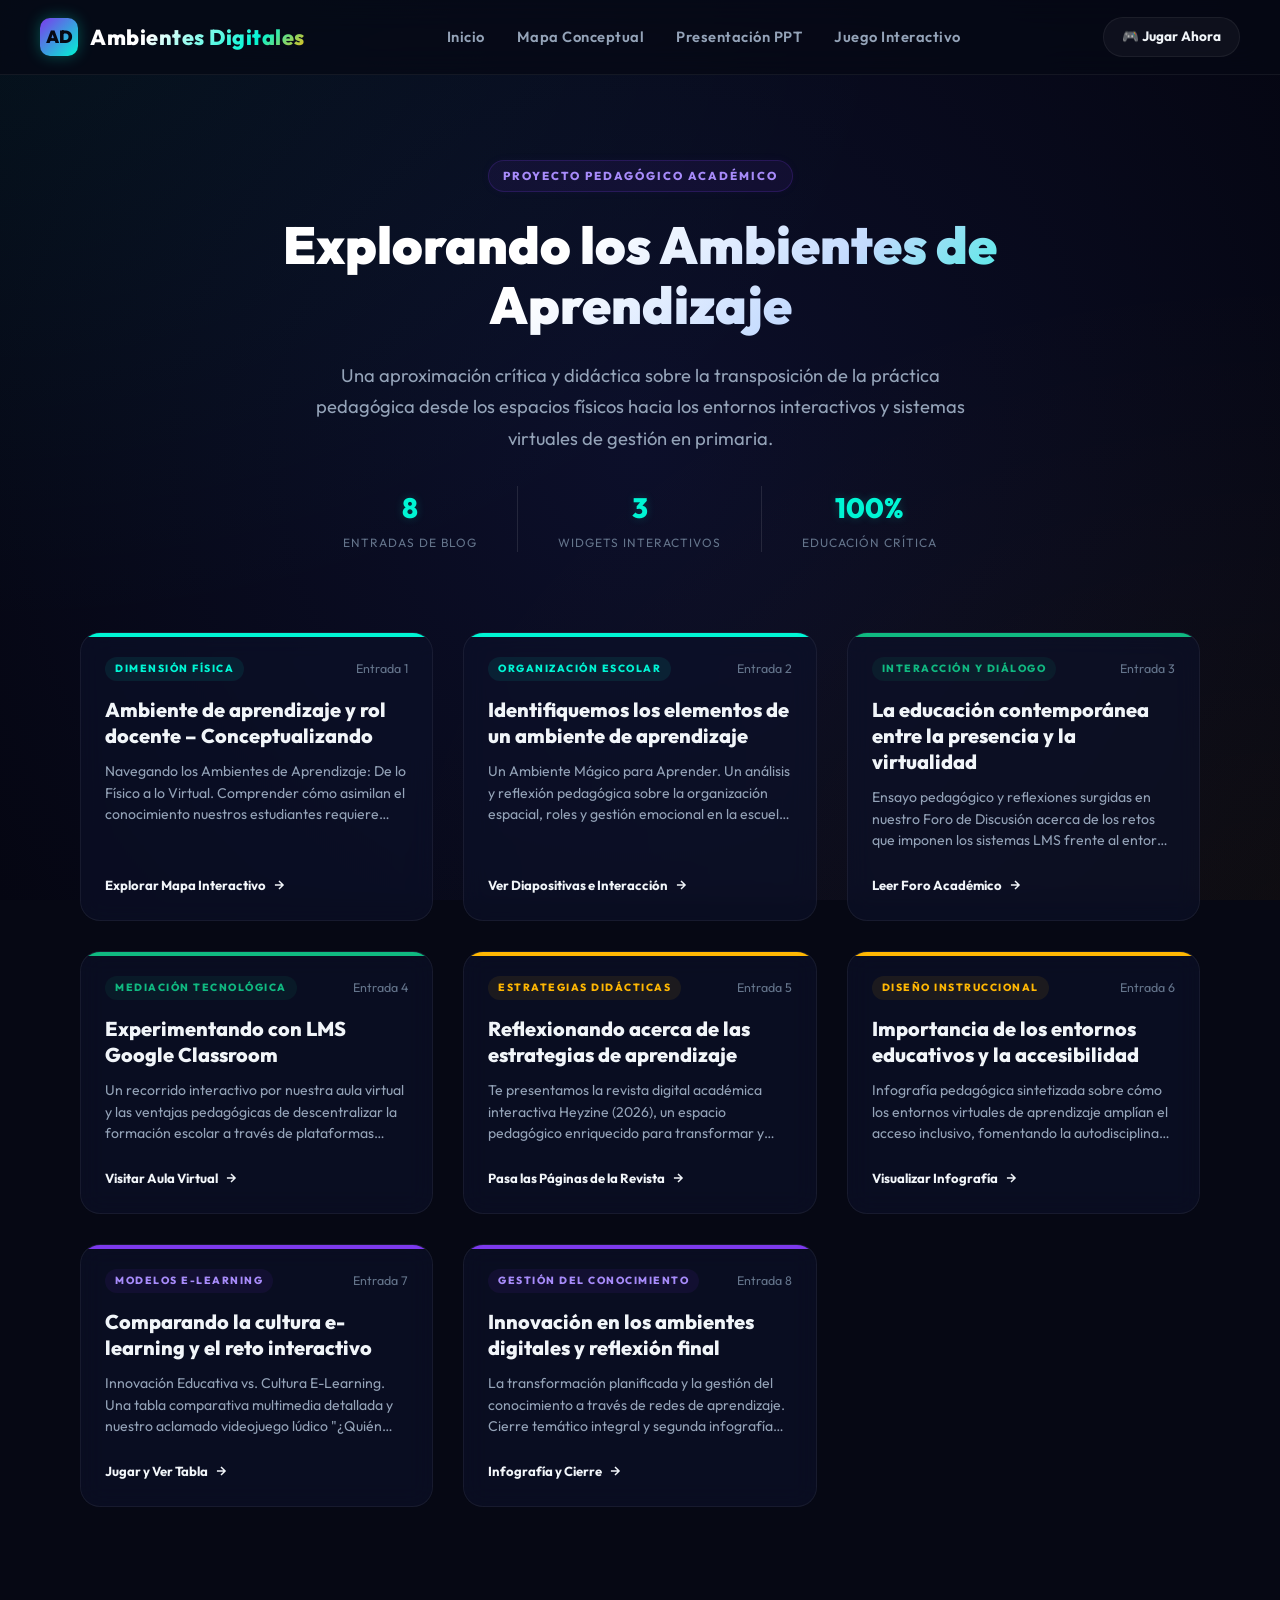
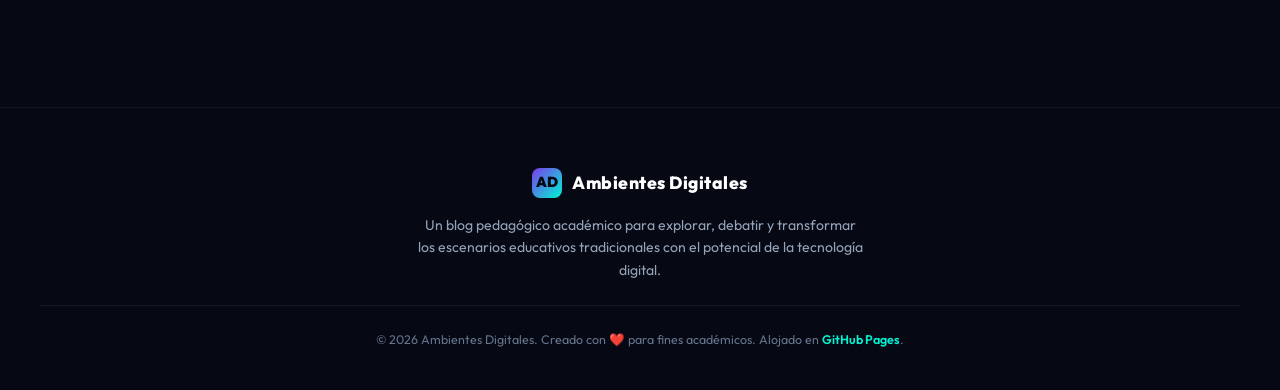
<file: index.html>
<!DOCTYPE html>
<html lang="es">

<head>
    <meta charset="UTF-8">
    <meta name="viewport" content="width=device-width, initial-scale=1.0">
    <meta name="description"
        content="Ambientes Digitales - Blog educativo sobre la conceptualización, elementos e impacto de los ambientes de aprendizaje físicos y virtuales en la educación primaria.">
    <title>Ambientes Digitales - Inicio</title>
    <link rel="stylesheet" href="blog.css">
</head>

<body>
    <!-- CABECERA PREMIUM (NAVBAR) -->
    <nav class="navbar" id="navbar">
        <a href="index.html" class="nav-brand">
            <div class="nav-brand-logo">
                <span style="font-weight: 900; color: #060814; font-size: 1.1rem;">AD</span>
            </div>
            <h1>Ambientes Digitales</h1>
        </a>
        <ul class="nav-links" id="nav-links">
            <li><a href="index.html" class="active-nav">Inicio</a></li>
            <li><a href="entrada-1.html">Mapa Conceptual</a></li>
            <li><a href="entrada-2.html">Presentación PPT</a></li>
            <li><a href="entrada-7.html">Juego Interactivo</a></li>
        </ul>
        <a href="entrada-7.html" class="nav-btn">
            <span>🎮 Jugar Ahora</span>
        </a>
        <button class="menu-toggle" id="menu-toggle" aria-label="Abrir menú">
            <span style="font-size: 1.5rem;">☰</span>
        </button>
    </nav>

    <!-- PORTADA DE BIENVENIDA (HERO BANNER) -->
    <header class="hero-section">
        <span class="hero-badge">PROYECTO PEDAGÓGICO ACADÉMICO</span>
        <h2>Explorando los Ambientes de Aprendizaje</h2>
        <p>Una aproximación crítica y didáctica sobre la transposición de la práctica pedagógica desde los espacios
            físicos hacia los entornos interactivos y sistemas virtuales de gestión en primaria.</p>

        <div class="hero-stats">
            <div class="stat-item">
                <span class="stat-number">8</span>
                <span class="stat-label">Entradas de Blog</span>
            </div>
            <div class="stat-item"
                style="border-left: 1px solid rgba(255,255,255,0.1); border-right: 1px solid rgba(255,255,255,0.1); padding: 0 40px;">
                <span class="stat-number">3</span>
                <span class="stat-label">Widgets Interactivos</span>
            </div>
            <div class="stat-item">
                <span class="stat-number">100%</span>
                <span class="stat-label">Educación Crítica</span>
            </div>
        </div>
    </header>

    <!-- REJILLA DE TARJETAS DE ENTRADAS -->
    <main class="posts-section">
        <div class="posts-grid">

            <!-- ENTRADA 1 -->
            <a href="entrada-1.html" class="post-card physical-branch">
                <div class="post-card-meta">
                    <span class="post-card-tag">Dimensión Física</span>
                    <span class="post-card-date">Entrada 1</span>
                </div>
                <h3>Ambiente de aprendizaje y rol docente – Conceptualizando</h3>
                <p class="post-card-excerpt">Navegando los Ambientes de Aprendizaje: De lo Físico a lo Virtual.
                    Comprender cómo asimilan el conocimiento nuestros estudiantes requiere mirar con lupa los escenarios
                    donde ocurre la magia de la educación.</p>
                <div class="post-card-action">
                    <span>Explorar Mapa Interactivo</span>
                    <svg viewBox="0 0 24 24">
                        <path d="M5 12h14M12 5l7 7-7 7" />
                    </svg>
                </div>
            </a>

            <!-- ENTRADA 2 -->
            <a href="entrada-2.html" class="post-card physical-branch">
                <div class="post-card-meta">
                    <span class="post-card-tag">Organización Escolar</span>
                    <span class="post-card-date">Entrada 2</span>
                </div>
                <h3>Identifiquemos los elementos de un ambiente de aprendizaje</h3>
                <p class="post-card-excerpt">Un Ambiente Mágico para Aprender. Un análisis y reflexión pedagógica sobre
                    la organización espacial, roles y gestión emocional en la escuela básica de Villavicencio.</p>
                <div class="post-card-action">
                    <span>Ver Diapositivas e Interacción</span>
                    <svg viewBox="0 0 24 24">
                        <path d="M5 12h14M12 5l7 7-7 7" />
                    </svg>
                </div>
            </a>

            <!-- ENTRADA 3 -->
            <a href="entrada-3.html" class="post-card interaction-branch">
                <div class="post-card-meta">
                    <span class="post-card-tag">Interacción y Diálogo</span>
                    <span class="post-card-date">Entrada 3</span>
                </div>
                <h3>La educación contemporánea entre la presencia y la virtualidad</h3>
                <p class="post-card-excerpt">Ensayo pedagógico y reflexiones surgidas en nuestro Foro de Discusión
                    acerca de los retos que imponen los sistemas LMS frente al entorno real humano.</p>
                <div class="post-card-action">
                    <span>Leer Foro Académico</span>
                    <svg viewBox="0 0 24 24">
                        <path d="M5 12h14M12 5l7 7-7 7" />
                    </svg>
                </div>
            </a>

            <!-- ENTRADA 4 -->
            <a href="entrada-4.html" class="post-card interaction-branch">
                <div class="post-card-meta">
                    <span class="post-card-tag">Mediación Tecnológica</span>
                    <span class="post-card-date">Entrada 4</span>
                </div>
                <h3>Experimentando con LMS Google Classroom</h3>
                <p class="post-card-excerpt">Un recorrido interactivo por nuestra aula virtual y las ventajas
                    pedagógicas de descentralizar la formación escolar a través de plataformas constructivistas.</p>
                <div class="post-card-action">
                    <span>Visitar Aula Virtual</span>
                    <svg viewBox="0 0 24 24">
                        <path d="M5 12h14M12 5l7 7-7 7" />
                    </svg>
                </div>
            </a>

            <!-- ENTRADA 5 -->
            <a href="entrada-5.html" class="post-card virtual-branch">
                <div class="post-card-meta">
                    <span class="post-card-tag">Estrategias Didácticas</span>
                    <span class="post-card-date">Entrada 5</span>
                </div>
                <h3>Reflexionando acerca de las estrategias de aprendizaje</h3>
                <p class="post-card-excerpt">Te presentamos la revista digital académica interactiva Heyzine (2026), un
                    espacio pedagógico enriquecido para transformar y flexibilizar el quehacer en el aula.</p>
                <div class="post-card-action">
                    <span>Pasa las Páginas de la Revista</span>
                    <svg viewBox="0 0 24 24">
                        <path d="M5 12h14M12 5l7 7-7 7" />
                    </svg>
                </div>
            </a>

            <!-- ENTRADA 6 -->
            <a href="entrada-6.html" class="post-card virtual-branch">
                <div class="post-card-meta">
                    <span class="post-card-tag">Diseño Instruccional</span>
                    <span class="post-card-date">Entrada 6</span>
                </div>
                <h3>Importancia de los entornos educativos y la accesibilidad</h3>
                <p class="post-card-excerpt">Infografía pedagógica sintetizada sobre cómo los entornos virtuales de
                    aprendizaje amplían el acceso inclusivo, fomentando la autodisciplina del estudiante.</p>
                <div class="post-card-action">
                    <span>Visualizar Infografía</span>
                    <svg viewBox="0 0 24 24">
                        <path d="M5 12h14M12 5l7 7-7 7" />
                    </svg>
                </div>
            </a>

            <!-- ENTRADA 7 -->
            <a href="entrada-7.html" class="post-card general-branch">
                <div class="post-card-meta">
                    <span class="post-card-tag">Modelos E-Learning</span>
                    <span class="post-card-date">Entrada 7</span>
                </div>
                <h3>Comparando la cultura e-learning y el reto interactivo</h3>
                <p class="post-card-excerpt">Innovación Educativa vs. Cultura E-Learning. Una tabla comparativa
                    multimedia detallada y nuestro aclamado videojuego lúdico "¿Quién Quiere Ser Gurú?".</p>
                <div class="post-card-action">
                    <span>Jugar y Ver Tabla</span>
                    <svg viewBox="0 0 24 24">
                        <path d="M5 12h14M12 5l7 7-7 7" />
                    </svg>
                </div>
            </a>

            <!-- ENTRADA 8 -->
            <a href="entrada-8.html" class="post-card general-branch">
                <div class="post-card-meta">
                    <span class="post-card-tag">Gestión del Conocimiento</span>
                    <span class="post-card-date">Entrada 8</span>
                </div>
                <h3>Innovación en los ambientes digitales y reflexión final</h3>
                <p class="post-card-excerpt">La transformación planificada y la gestión del conocimiento a través de
                    redes de aprendizaje. Cierre temático integral y segunda infografía visual.</p>
                <div class="post-card-action">
                    <span>Infografía y Cierre</span>
                    <svg viewBox="0 0 24 24">
                        <path d="M5 12h14M12 5l7 7-7 7" />
                    </svg>
                </div>
            </a>

        </div>
    </main>

    <!-- PIE DE PÁGINA -->
    <footer class="footer">
        <div class="footer-content">
            <a href="index.html" class="footer-logo">
                <div class="footer-logo-box">
                    <span style="font-weight: 900; color: #060814; font-size: 0.9rem;">AD</span>
                </div>
                <h4>Ambientes Digitales</h4>
            </a>
            <p class="footer-tagline">Un blog pedagógico académico para explorar, debatir y transformar los escenarios
                educativos tradicionales con el potencial de la tecnología digital.</p>
            <div class="footer-divider"></div>
            <p class="footer-copyright">&copy; 2026 Ambientes Digitales. Creado con ❤️ para fines académicos. Alojado en
                <a href="https://pages.github.com/" target="_blank" rel="noopener noreferrer">GitHub Pages</a>.
            </p>
        </div>
    </footer>

    <!-- MOBILE NAV TOGGLE SCRIPT -->
    <script>
        const menuToggle = document.getElementById('menu-toggle');
        const navLinks = document.getElementById('nav-links');

        menuToggle.addEventListener('click', () => {
            navLinks.style.display = navLinks.style.display === 'flex' ? 'none' : 'flex';
            if (navLinks.style.display === 'flex') {
                navLinks.style.flexDirection = 'column';
                navLinks.style.position = 'absolute';
                navLinks.style.top = '75px';
                navLinks.style.left = '0';
                navLinks.style.width = '100%';
                navLinks.style.background = 'rgba(6, 8, 20, 0.95)';
                navLinks.style.padding = '20px';
                navLinks.style.borderBottom = '1px solid rgba(255,255,255,0.06)';
            }
        });

        // Efecto scroll en Navbar
        window.addEventListener('scroll', () => {
            const navbar = document.getElementById('navbar');
            if (window.scrollY > 20) {
                navbar.classList.add('scrolled');
            } else {
                navbar.classList.remove('scrolled');
            }
        });
    </script>
</body>

</html>
</file>
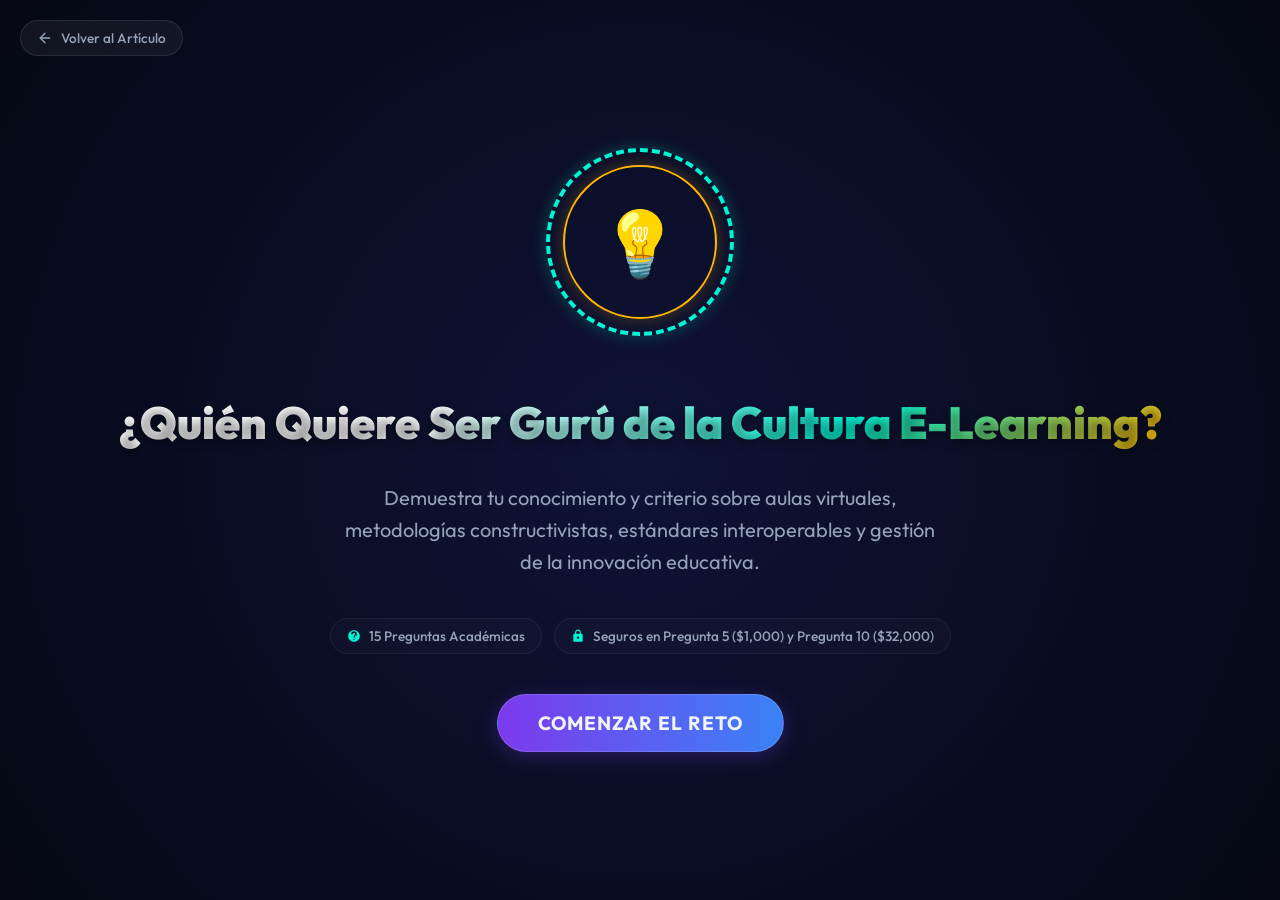
<file: juego.html>
<!DOCTYPE html>
<html lang="es">
<head>
    <meta charset="UTF-8">
    <meta name="viewport" content="width=device-width, initial-scale=1.0">
    <meta name="description" content="Juego interactivo de preguntas y respuestas ¿Quién Quiere Ser Gurú de la Cultura E-Learning?.">
    <title>Juego: ¿Quién Quiere Ser Gurú de la Cultura E-Learning? - Ambientes Digitales</title>
    
    <!-- Google Fonts: Outfit -->
    <link rel="preconnect" href="https://fonts.googleapis.com">
    <link rel="preconnect" href="https://fonts.gstatic.com" crossorigin>
    <link href="https://fonts.googleapis.com/css2?family=Outfit:wght@300;400;500;600;700;800;900&display=swap" rel="stylesheet">

    <!-- Estilos del juego -->
    <style>
        /* ==========================================
           1. SISTEMA DE DISEÑO Y VARIABLES CSS
           ========================================== */
        :root {
            --bg-primary: #060814;
            --bg-secondary: #0b0e24;
            --bg-surface: rgba(13, 17, 43, 0.65);
            --bg-card: rgba(22, 28, 66, 0.5);

            --border-color: rgba(255, 255, 255, 0.06);
            --border-active: rgba(0, 245, 212, 0.4);

            --color-text: #f1f5f9;
            --color-text-muted: #94a3b8;

            --color-cyan: #00f5d4;
            --color-gold: #ffb703;
            --color-blue: #3b82f6;
            --color-purple: #7c3aed;
            --color-success: #10b981;
            --color-error: #ef4444;

            --shadow-neon: 0 0 15px rgba(0, 245, 212, 0.25);
            --shadow-gold: 0 0 15px rgba(255, 183, 3, 0.25);
            --shadow-card: 0 8px 32px 0 rgba(0, 0, 0, 0.37);
        }

        /* ==========================================
           2. ESTILOS BASE Y CENTRADO DE LA VENTANA
           ========================================== */
        body {
            margin: 0;
            padding: 0;
            background: radial-gradient(circle at center, #0f1335 0%, #060814 100%);
            color: var(--color-text);
            font-family: 'Outfit', sans-serif;
            min-height: 100vh;
            display: flex;
            flex-direction: column;
            align-items: center;
            justify-content: center;
            overflow-x: hidden;
            overflow-y: auto;
            box-sizing: border-box;
        }

        .glass-card {
            background: var(--bg-surface);
            backdrop-filter: blur(12px);
            -webkit-backdrop-filter: blur(12px);
            border: 1px solid var(--border-color);
            border-radius: 16px;
            box-shadow: var(--shadow-card);
            transition: all 0.3s cubic-bezier(0.4, 0, 0.2, 1);
        }

        .glass-button {
            background: rgba(255, 255, 255, 0.03);
            backdrop-filter: blur(8px);
            -webkit-backdrop-filter: blur(8px);
            border: 1px solid rgba(255, 255, 255, 0.08);
            border-radius: 12px;
            color: var(--color-text);
            font-family: 'Outfit', sans-serif;
            font-size: 1rem;
            font-weight: 500;
            cursor: pointer;
            transition: all 0.2s ease;
            outline: none;
            display: inline-flex;
            align-items: center;
            justify-content: center;
            gap: 8px;
        }

        .glass-button:hover:not(:disabled) {
            background: rgba(255, 255, 255, 0.08);
            border-color: var(--color-cyan);
            box-shadow: 0 0 10px rgba(0, 245, 212, 0.2);
            transform: translateY(-2px);
        }

        .glass-button:active:not(:disabled) {
            transform: translateY(0);
        }

        .glass-button:disabled {
            opacity: 0.3;
            cursor: not-allowed;
        }

        /* ==========================================
           3. DISEÑO DE PANTALLAS (PANTALLA DE INICIO)
           ========================================== */
        .screen {
            display: none;
            flex-direction: column;
            width: 100%;
            max-width: 1200px;
            height: calc(100vh - 100px);
            min-height: 550px;
            margin: 0 auto;
            padding: 24px;
            box-sizing: border-box;
            align-items: center;
            justify-content: center;
            animation: fadeIn 0.5s ease forwards;
        }

        .screen.active {
            display: flex;
        }

        #start-screen {
            flex-direction: column;
            text-align: center;
            padding: 40px 24px;
        }

        .logo-container {
            position: relative;
            margin-bottom: 30px;
            animation: float 4s ease-in-out infinite;
        }

        .logo-ring {
            width: 180px;
            height: 180px;
            border-radius: 50%;
            border: 4px dashed var(--color-cyan);
            display: flex;
            align-items: center;
            justify-content: center;
            position: relative;
            box-shadow: var(--shadow-neon);
        }

        .logo-ring::before {
            content: '';
            position: absolute;
            width: 150px;
            height: 150px;
            border-radius: 50%;
            border: 2px solid var(--color-gold);
            box-shadow: var(--shadow-gold);
            animation: spin 20s linear infinite;
        }

        .logo-icon {
            font-size: 4rem;
            z-index: 2;
        }

        .main-title {
            font-size: 2.8rem;
            font-weight: 900;
            line-height: 1.2;
            margin-bottom: 12px;
            background: linear-gradient(135deg, #fff 30%, var(--color-cyan) 70%, var(--color-gold) 100%);
            -webkit-background-clip: text;
            -webkit-text-fill-color: transparent;
            text-shadow: 0 4px 10px rgba(0, 0, 0, 0.4);
        }

        .subtitle {
            font-size: 1.25rem;
            color: var(--color-text-muted);
            max-width: 600px;
            margin-bottom: 40px;
            line-height: 1.6;
        }

        .info-badge-container {
            display: flex;
            flex-wrap: wrap;
            gap: 12px;
            justify-content: center;
            margin-bottom: 40px;
            max-width: 800px;
        }

        .info-badge {
            background: rgba(255, 255, 255, 0.02);
            border: 1px solid rgba(255, 255, 255, 0.05);
            border-radius: 20px;
            padding: 8px 16px;
            font-size: 0.85rem;
            font-weight: 500;
            color: var(--color-text-muted);
            display: flex;
            align-items: center;
            gap: 8px;
        }

        .info-badge svg {
            width: 14px;
            height: 14px;
            fill: var(--color-cyan);
        }

        .start-btn {
            font-size: 1.2rem;
            font-weight: 700;
            padding: 16px 40px;
            border-radius: 50px;
            background: linear-gradient(90deg, var(--color-purple), var(--color-blue));
            border: 1px solid rgba(255, 255, 255, 0.15);
            box-shadow: 0 4px 20px rgba(124, 58, 237, 0.3);
            text-transform: uppercase;
            letter-spacing: 1px;
        }

        .start-btn:hover {
            background: linear-gradient(90deg, #8b5cf6, #3b82f6);
            border-color: var(--color-cyan);
            box-shadow: 0 0 25px rgba(0, 245, 212, 0.4);
            transform: scale(1.05) translateY(-2px) !important;
        }

        /* ==========================================
           4. PANTALLA PRINCIPAL DEL JUEGO (GAMEPLAY)
           ========================================== */
        #game-screen {
            display: none;
            flex-direction: row;
            gap: 24px;
            align-items: stretch;
            height: calc(100vh - 120px);
            width: 100%;
        }

        #game-screen.active {
            display: flex;
        }

        .game-main {
            flex: 1;
            display: flex;
            flex-direction: column;
            justify-content: space-between;
            gap: 20px;
        }

        /* Barra Superior */
        .game-header {
            display: flex;
            justify-content: space-between;
            align-items: center;
            padding: 16px 20px;
        }

        .lifelines-container {
            display: flex;
            gap: 12px;
        }

        .lifeline-btn {
            width: 48px;
            height: 48px;
            border-radius: 50%;
            font-size: 0.9rem;
            font-weight: 700;
            padding: 0;
            position: relative;
        }

        .lifeline-btn svg {
            width: 22px;
            height: 22px;
            stroke: currentColor;
            fill: none;
            stroke-width: 2;
        }

        .lifeline-btn.used {
            opacity: 0.25;
            text-decoration: line-through;
            border-color: rgba(255, 255, 255, 0.05);
            box-shadow: none;
            cursor: not-allowed;
            pointer-events: none;
        }

        .lifeline-btn.used::after {
            content: '✕';
            position: absolute;
            top: 50%;
            left: 50%;
            transform: translate(-50%, -50%);
            color: var(--color-error);
            font-size: 1.8rem;
            font-weight: 300;
        }

        .current-pool-card {
            padding: 8px 20px;
            text-align: right;
            border-radius: 30px;
            display: flex;
            align-items: center;
            gap: 12px;
        }

        .pool-label {
            font-size: 0.75rem;
            text-transform: uppercase;
            letter-spacing: 1px;
            color: var(--color-text-muted);
            font-weight: 600;
        }

        .pool-amount {
            font-size: 1.4rem;
            font-weight: 800;
            color: var(--color-gold);
            text-shadow: 0 0 10px rgba(255, 183, 3, 0.2);
        }

        .walkaway-btn {
            font-size: 0.85rem;
            font-weight: 700;
            text-transform: uppercase;
            letter-spacing: 0.5px;
            border-radius: 30px;
            padding: 10px 18px;
            border-color: rgba(239, 68, 68, 0.2);
        }

        .walkaway-btn:hover {
            border-color: var(--color-error);
            box-shadow: 0 0 10px rgba(239, 68, 68, 0.2);
            color: var(--color-error);
        }

        /* Temporizador */
        .timer-container {
            display: flex;
            align-items: center;
            justify-content: center;
            gap: 8px;
            background: rgba(255, 255, 255, 0.03);
            border: 1px solid rgba(255, 255, 255, 0.08);
            border-radius: 30px;
            padding: 8px 16px;
            font-family: 'Outfit', sans-serif;
            transition: all 0.3s ease;
            box-shadow: 0 0 10px rgba(0, 245, 212, 0.05);
        }

        .timer-container.warning {
            border-color: var(--color-error);
            box-shadow: 0 0 15px rgba(239, 68, 68, 0.3);
            animation: pulse-red 1s infinite;
        }

        .timer-text {
            font-size: 1.4rem;
            font-weight: 800;
            color: var(--color-cyan);
            min-width: 32px;
            text-align: center;
        }

        .timer-container.warning .timer-text {
            color: var(--color-error);
        }

        .timer-icon {
            font-size: 1.2rem;
            display: inline-block;
            transition: transform 0.2s ease;
        }

        .timer-container.warning .timer-icon {
            animation: rotate-tick 1s linear infinite;
        }

        /* Pregunta */
        .question-box {
            padding: 30px 40px;
            text-align: center;
            min-height: 140px;
            display: flex;
            flex-direction: column;
            justify-content: center;
            align-items: center;
            position: relative;
            overflow: hidden;
        }

        .question-box::before {
            content: '';
            position: absolute;
            top: 0;
            left: 0;
            right: 0;
            height: 2px;
            background: linear-gradient(90deg, transparent, var(--color-cyan), transparent);
        }

        .question-meta {
            font-size: 0.8rem;
            text-transform: uppercase;
            font-weight: 700;
            letter-spacing: 2px;
            color: var(--color-cyan);
            margin-bottom: 12px;
        }

        .question-text {
            font-size: 1.45rem;
            font-weight: 600;
            line-height: 1.5;
            color: var(--color-text);
        }

        /* Opciones de respuesta */
        .options-grid {
            display: grid;
            grid-template-columns: repeat(2, 1fr);
            gap: 16px;
            margin-bottom: 10px;
        }

        .option-btn {
            padding: 22px 28px;
            border-radius: 14px;
            text-align: left;
            font-size: 1.05rem;
            font-weight: 500;
            display: flex;
            align-items: center;
            gap: 16px;
            position: relative;
            overflow: hidden;
            border-color: rgba(255, 255, 255, 0.05);
            color: var(--color-text);
            font-family: 'Outfit', sans-serif;
            cursor: pointer;
        }

        .option-letter {
            font-weight: 800;
            color: var(--color-cyan);
            font-size: 1.15rem;
            background: rgba(0, 245, 212, 0.08);
            width: 32px;
            height: 32px;
            border-radius: 8px;
            display: flex;
            align-items: center;
            justify-content: center;
            border: 1px solid rgba(0, 245, 212, 0.15);
            flex-shrink: 0;
        }

        .option-btn:hover:not(.disabled-option):not(.selected):not(.correct):not(.wrong) {
            border-color: var(--border-active);
            background: rgba(255, 255, 255, 0.05);
            transform: scale(1.01);
        }

        .option-btn.selected {
            background: rgba(255, 183, 3, 0.08);
            border-color: var(--color-gold);
            animation: pulse-yellow 1.2s infinite;
        }

        .option-btn.selected .option-letter {
            color: var(--color-gold);
            background: rgba(255, 183, 3, 0.1);
            border-color: var(--color-gold);
        }

        .option-btn.correct {
            background: rgba(16, 185, 129, 0.1);
            border-color: var(--color-success);
            box-shadow: 0 0 15px rgba(16, 185, 129, 0.2);
        }

        .option-btn.correct .option-letter {
            color: var(--color-success);
            background: rgba(16, 185, 129, 0.15);
            border-color: var(--color-success);
        }

        .option-btn.wrong {
            background: rgba(239, 68, 68, 0.1);
            border-color: var(--color-error);
            box-shadow: 0 0 15px rgba(239, 68, 68, 0.2);
        }

        .option-btn.wrong .option-letter {
            color: var(--color-error);
            background: rgba(239, 68, 68, 0.15);
            border-color: var(--color-error);
        }

        .option-btn.disabled-option {
            opacity: 0.05;
            cursor: not-allowed;
            pointer-events: none;
        }

        /* Panel Lateral (Avance de Premios) */
        .game-sidebar {
            width: 280px;
            display: flex;
            flex-direction: column;
            padding: 20px;
            justify-content: center;
        }

        .ladder-title {
            font-size: 0.8rem;
            text-transform: uppercase;
            font-weight: 700;
            letter-spacing: 2px;
            color: var(--color-text-muted);
            margin-bottom: 20px;
            text-align: center;
        }

        .money-ladder {
            display: flex;
            flex-direction: column;
            gap: 6px;
        }

        .ladder-item {
            display: flex;
            justify-content: space-between;
            align-items: center;
            padding: 6px 14px;
            border-radius: 8px;
            font-size: 0.95rem;
            font-weight: 500;
            color: var(--color-text-muted);
            border: 1px solid transparent;
            transition: all 0.2s ease;
        }

        .ladder-item.active {
            background: rgba(0, 245, 212, 0.08);
            border-color: var(--color-cyan);
            color: var(--color-text);
            font-weight: 700;
            box-shadow: var(--shadow-neon);
        }

        .ladder-item.safe {
            color: var(--color-cyan);
            font-weight: 600;
        }

        .ladder-item.completed {
            color: rgba(255, 255, 255, 0.4);
            text-decoration: line-through;
        }

        .ladder-item.safe-marker {
            background: rgba(255, 255, 255, 0.02);
            border: 1px dashed rgba(0, 245, 212, 0.2);
        }

        .ladder-item-num {
            font-size: 0.75rem;
            font-weight: 800;
            opacity: 0.7;
        }

        .ladder-item.active .ladder-item-num {
            opacity: 1;
            color: var(--color-cyan);
        }

        /* ==========================================
           5. COMPONENTES EXTRA: MODALES E INTERFAZ
           ========================================== */
        .modal-overlay {
            position: fixed;
            top: 0;
            left: 0;
            right: 0;
            bottom: 0;
            background: rgba(3, 4, 10, 0.85);
            backdrop-filter: blur(8px);
            -webkit-backdrop-filter: blur(8px);
            display: none;
            align-items: center;
            justify-content: center;
            z-index: 100;
            padding: 24px;
            animation: fadeIn 0.25s ease forwards;
        }

        .modal-overlay.active {
            display: flex;
        }

        .modal-content {
            width: 100%;
            max-width: 500px;
            padding: 30px;
            border-radius: 20px;
            position: relative;
            animation: scaleUp 0.3s cubic-bezier(0.34, 1.56, 0.64, 1) forwards;
        }

        .modal-close-btn {
            position: absolute;
            top: 18px;
            right: 18px;
            background: transparent;
            border: none;
            color: var(--color-text-muted);
            cursor: pointer;
            font-size: 1.5rem;
            line-height: 1;
            transition: color 0.2s ease;
        }

        .modal-close-btn:hover {
            color: var(--color-text);
        }

        .modal-title {
            font-size: 1.5rem;
            font-weight: 800;
            margin-bottom: 20px;
            display: flex;
            align-items: center;
            gap: 10px;
        }

        .modal-title svg {
            width: 24px;
            height: 24px;
            fill: var(--color-cyan);
        }

        /* Gráfico del Público */
        .audience-chart {
            display: flex;
            flex-direction: column;
            gap: 14px;
            margin-top: 10px;
        }

        .audience-bar-container {
            display: flex;
            align-items: center;
            gap: 16px;
        }

        .audience-label {
            font-weight: 800;
            color: var(--color-cyan);
            width: 20px;
            text-align: center;
        }

        .audience-track {
            flex: 1;
            height: 24px;
            background: rgba(255, 255, 255, 0.02);
            border: 1px solid rgba(255, 255, 255, 0.05);
            border-radius: 12px;
            overflow: hidden;
            position: relative;
        }

        .audience-bar {
            height: 100%;
            width: 0%;
            background: linear-gradient(90deg, var(--color-purple), var(--color-blue));
            border-radius: 12px;
            transition: width 1.2s cubic-bezier(0.1, 1, 0.1, 1);
            box-shadow: 0 0 10px rgba(59, 130, 246, 0.3);
        }

        .audience-pct {
            font-weight: 700;
            width: 45px;
            text-align: right;
            font-size: 0.95rem;
        }

        .audience-track.winner .audience-bar {
            background: linear-gradient(90deg, var(--color-purple), var(--color-cyan));
            box-shadow: 0 0 15px rgba(0, 245, 212, 0.3);
        }

        /* Chat del Amigo */
        .chat-container {
            display: flex;
            flex-direction: column;
            gap: 16px;
            background: rgba(0, 0, 0, 0.2);
            padding: 16px;
            border-radius: 12px;
            border: 1px solid rgba(255, 255, 255, 0.03);
            max-height: 300px;
            overflow-y: auto;
        }

        .chat-msg {
            max-width: 85%;
            padding: 12px 16px;
            border-radius: 16px;
            font-size: 0.95rem;
            line-height: 1.4;
        }

        .chat-msg.friend {
            background: rgba(255, 255, 255, 0.04);
            border: 1px solid rgba(255, 255, 255, 0.04);
            border-bottom-left-radius: 4px;
            align-self: flex-start;
        }

        .chat-msg.user {
            background: linear-gradient(135deg, var(--color-purple), var(--color-blue));
            color: #fff;
            border-bottom-right-radius: 4px;
            align-self: flex-end;
        }

        .chat-sender-name {
            font-size: 0.75rem;
            font-weight: 700;
            color: var(--color-cyan);
            margin-bottom: 4px;
            display: block;
        }

        .chat-msg.user .chat-sender-name {
            color: var(--color-gold);
        }

        .typing-indicator {
            display: flex;
            gap: 4px;
            padding: 4px 8px;
            align-self: flex-start;
        }

        .typing-dot {
            width: 8px;
            height: 8px;
            background: var(--color-text-muted);
            border-radius: 50%;
            animation: bounce 1.4s infinite ease-in-out;
        }

        .typing-dot:nth-child(2) {
            animation-delay: 0.2s;
        }

        .typing-dot:nth-child(3) {
            animation-delay: 0.4s;
        }

        /* Explicación Pedagógica */
        .explanation-box {
            background: rgba(16, 185, 129, 0.04);
            border: 1px dashed var(--color-success);
            padding: 16px 20px;
            border-radius: 12px;
            margin-top: 20px;
            font-size: 0.9rem;
            line-height: 1.5;
            display: none;
            animation: fadeIn 0.4s ease forwards;
        }

        .explanation-title {
            font-weight: 700;
            color: var(--color-success);
            margin-bottom: 6px;
            display: flex;
            align-items: center;
            gap: 6px;
        }

        .explanation-source {
            font-size: 0.75rem;
            color: var(--color-text-muted);
            margin-top: 8px;
            font-style: italic;
            display: block;
        }

        .next-question-btn {
            margin-top: 16px;
            width: 100%;
            padding: 14px;
            font-weight: 700;
            background: linear-gradient(90deg, var(--color-success), #10b981);
            border-color: rgba(255, 255, 255, 0.15);
        }

        .next-question-btn:hover {
            box-shadow: 0 0 15px rgba(16, 185, 129, 0.3);
            border-color: var(--color-success);
        }

        /* ==========================================
           6. PANTALLAS DE RESULTADOS (GAME OVER / SUCCESS)
           ========================================== */
        .result-screen-content {
            display: flex;
            flex-direction: column;
            align-items: center;
            text-align: center;
            max-width: 600px;
            padding: 40px;
        }

        .result-icon {
            font-size: 5rem;
            margin-bottom: 24px;
            position: relative;
        }

        .result-icon.winner::after {
            content: '';
            position: absolute;
            width: 120px;
            height: 120px;
            top: -20px;
            left: -20px;
            border-radius: 50%;
            border: 2px solid var(--color-gold);
            box-shadow: var(--shadow-gold);
            animation: spin 15s linear infinite;
            z-index: -1;
        }

        .result-title {
            font-size: 2.2rem;
            font-weight: 900;
            margin-bottom: 12px;
        }

        .result-subtitle {
            font-size: 1.1rem;
            color: var(--color-text-muted);
            margin-bottom: 30px;
            line-height: 1.5;
        }

        .reward-showcase {
            background: rgba(255, 255, 255, 0.02);
            border: 1px solid rgba(255, 255, 255, 0.05);
            border-radius: 20px;
            padding: 24px 50px;
            margin-bottom: 35px;
            text-align: center;
        }

        .reward-label {
            font-size: 0.8rem;
            text-transform: uppercase;
            letter-spacing: 2px;
            color: var(--color-text-muted);
            margin-bottom: 8px;
            font-weight: 600;
        }

        .reward-val {
            font-size: 3.2rem;
            font-weight: 900;
            color: var(--color-gold);
            text-shadow: 0 0 20px rgba(255, 183, 3, 0.3);
        }

        .rank-showcase {
            background: rgba(0, 245, 212, 0.03);
            border: 1px solid rgba(0, 245, 212, 0.1);
            border-radius: 12px;
            padding: 10px 24px;
            margin-bottom: 40px;
            display: flex;
            align-items: center;
            gap: 10px;
            font-size: 0.95rem;
            font-weight: 600;
        }

        .rank-showcase span {
            color: var(--color-cyan);
            font-weight: 800;
        }

        /* ==========================================
           7. ANIMACIONES CLAVE (KEYFRAMES)
           ========================================== */
        @keyframes fadeIn {
            from {
                opacity: 0;
                transform: translateY(10px);
            }
            to {
                opacity: 1;
                transform: translateY(0);
            }
        }

        @keyframes scaleUp {
            from {
                opacity: 0;
                transform: scale(0.9);
            }
            to {
                opacity: 1;
                transform: scale(1);
            }
        }

        @keyframes float {
            0% {
                transform: translateY(0px);
            }
            50% {
                transform: translateY(-10px);
            }
            100% {
                transform: translateY(0px);
            }
        }

        @keyframes spin {
            from {
                transform: rotate(0deg);
            }
            to {
                transform: rotate(360deg);
            }
        }

        @keyframes pulse-yellow {
            0% {
                box-shadow: 0 0 5px rgba(255, 183, 3, 0.2);
            }
            50% {
                box-shadow: 0 0 15px rgba(255, 183, 3, 0.4);
            }
            100% {
                box-shadow: 0 0 5px rgba(255, 183, 3, 0.2);
            }
        }

        @keyframes bounce {
            0%, 80%, 100% {
                transform: scale(0);
            }
            40% {
                transform: scale(1);
            }
        }

        /* ==========================================
           8. DISEÑO RESPONSIVO (MÓVILES / TABLETS)
           ========================================== */
        @media (max-width: 992px) {
            .screen {
                height: auto;
                min-height: calc(100vh - 60px);
            }
            #game-screen {
                flex-direction: column;
                gap: 20px;
                height: auto;
            }
            .game-sidebar {
                width: 100%;
                padding: 10px 0;
            }
            .money-ladder {
                display: grid;
                grid-template-columns: repeat(5, 1fr);
                gap: 6px;
            }
            .ladder-item {
                flex-direction: column;
                padding: 6px;
                font-size: 0.75rem;
                text-align: center;
                gap: 2px;
            }
            .ladder-item-num {
                font-size: 0.65rem;
            }
            .ladder-item .val {
                font-size: 0.75rem;
            }
        }

        @media (max-width: 768px) {
            .main-title {
                font-size: 2.2rem;
            }
            .options-grid {
                grid-template-columns: 1fr;
                gap: 12px;
            }
            .option-btn {
                padding: 16px 20px;
                font-size: 0.95rem;
            }
            .question-box {
                padding: 20px;
                min-height: 120px;
            }
            .question-text {
                font-size: 1.15rem;
            }
            .money-ladder {
                grid-template-columns: repeat(3, 1fr);
            }
            .reward-val {
                font-size: 2.4rem;
            }
        }

        /* Botón de volver al artículo */
        .back-to-blog-btn {
            position: absolute;
            top: 20px;
            left: 20px;
            background: rgba(255, 255, 255, 0.05);
            border: 1px solid rgba(255, 255, 255, 0.1);
            color: var(--color-text-muted);
            border-radius: 30px;
            padding: 8px 16px;
            font-size: 0.85rem;
            font-weight: 500;
            cursor: pointer;
            transition: all 0.3s ease;
            display: inline-flex;
            align-items: center;
            gap: 8px;
            text-decoration: none;
            z-index: 10;
        }

        .back-to-blog-btn:hover {
            color: var(--color-cyan);
            border-color: var(--color-cyan);
            background: rgba(0, 245, 212, 0.05);
            box-shadow: 0 0 10px rgba(0, 245, 212, 0.15);
        }
    </style>
</head>
<body>

    <!-- Botón de Volver al Artículo -->
    <a class="back-to-blog-btn" href="entrada-7.html" id="btn-back-to-blog">
        <svg viewBox="0 0 24 24" width="16" height="16" fill="none" stroke="currentColor" stroke-width="2" stroke-linecap="round" stroke-linejoin="round">
            <line x1="19" y1="12" x2="5" y2="12"></line>
            <polyline points="12 19 5 12 12 5"></polyline>
        </svg>
        <span>Volver al Artículo</span>
    </a>

    <!-- PANTALLA DE INICIO -->
    <div id="start-screen" class="screen active">
        <div class="logo-container">
            <div class="logo-ring">
                <span class="logo-icon">💡</span>
            </div>
        </div>

        <h1 class="main-title">¿Quién Quiere Ser Gurú de la Cultura E-Learning?</h1>
        <p class="subtitle">Demuestra tu conocimiento y criterio sobre aulas virtuales, metodologías constructivistas,
            estándares interoperables y gestión de la innovación educativa.</p>

        <div class="info-badge-container">
            <div class="info-badge">
                <svg viewBox="0 0 24 24">
                    <path d="M12 2C6.48 2 2 6.48 2 12s4.48 10 10 10 10-4.48 10-10S17.52 2 12 2zm1 17h-2v-2h2v2zm2.07-7.75l-.9.92C13.45 12.9 13 13.5 13 15h-2v-.5c0-1.1.45-2.1 1.17-2.83l1.24-1.26c.37-.36.59-.86.59-1.41 0-1.1-.9-2-2-2s-2 .9-2 2H7c0-2.76 2.24-5 5-5s5 2.24 5 5c0 1.04-.42 1.99-1.07 2.75z" />
                </svg>
                15 Preguntas Académicas
            </div>
            <div class="info-badge">
                <svg viewBox="0 0 24 24">
                    <path d="M18 8h-1V6c0-2.76-2.24-5-5-5S7 3.24 7 6v2H6c-1.1 0-2 .9-2 2v10c0 1.1.9 2 2 2h12c1.1 0 2-.9 2-2V10c0-1.1-.9-2-2-2zm-6 9c-1.1 0-2-.9-2-2s.9-2 2-2 2 .9 2 2-.9 2-2 2zm3.1-9H8.9V6c0-1.71 1.39-3.1 3.1-3.1 1.71 0 3.1 1.39 3.1 3.1v2z" />
                </svg>
                Seguros en Pregunta 5 ($1,000) y Pregunta 10 ($32,000)
            </div>
        </div>

        <button class="glass-button start-btn" onclick="startGame()">Comenzar el Reto</button>
    </div>

    <!-- PANTALLA DE JUEGO -->
    <div id="game-screen" class="screen">
        <!-- Cuerpo Principal del Reto -->
        <section class="game-main">
            <!-- Barra Superior (Comodines, Saldo, Retirada) -->
            <div class="glass-card game-header">
                <div class="lifelines-container">
                    <button id="btn-5050" class="glass-button lifeline-btn" onclick="use5050()" title="Comodín 50:50">
                        50:50
                    </button>
                    <button id="btn-llamada" class="glass-button lifeline-btn" onclick="useLlamada()"
                        title="Llamar a un Gurú amigo">
                        <svg viewBox="0 0 24 24">
                            <path d="M20.01 15.38c-1.23 0-2.42-.2-3.53-.56-.35-.12-.74-.03-1.01.24l-1.57 1.97c-2.83-1.35-5.48-3.9-6.89-6.83l1.95-1.66c.27-.28.35-.67.24-1.02-.37-1.11-.56-2.3-.56-3.53 0-.54-.45-.99-.99-.99H4.19C3.65 3 3 3.24 3 3.99 3 13.28 10.73 21 20.01 21c.71 0 .99-.63.99-1.18v-3.45c0-.54-.45-.99-.99-.99z" />
                        </svg>
                    </button>
                    <button id="btn-publico" class="glass-button lifeline-btn" onclick="usePublico()"
                        title="Preguntar al Público Académico">
                        <svg viewBox="0 0 24 24">
                            <path d="M19 3H5c-1.1 0-2 .9-2 2v14c0 1.1.9 2 2 2h14c1.1 0 2-.9 2-2V5c0-1.1-.9-2-2-2zm-7 14H9v-5h3v5zm4 0h-3v-8h3v8zm4 0h-3v-3h3v3z" />
                        </svg>
                    </button>
                </div>

                <!-- Temporizador Central -->
                <div class="timer-container" id="timer-container">
                    <span id="timer-icon" class="timer-icon">⏱️</span>
                    <span id="timer-text" class="timer-text">30</span>
                </div>

                <div style="display: flex; align-items: center; gap: 14px;">
                    <div class="glass-card current-pool-card">
                        <span class="pool-label">Acumulado</span>
                        <span id="current-pool-text" class="pool-amount">$0</span>
                    </div>
                    <button class="glass-button walkaway-btn" onclick="walkAway()">Retirarse</button>
                </div>
            </div>

            <!-- Caja de Pregunta -->
            <div class="glass-card question-box">
                <div id="question-meta" class="question-meta">Pregunta 1 de 15</div>
                <div id="question-text" class="question-text">¿Cargando pregunta pedagógica...?</div>
            </div>

            <!-- Caja de Respuestas -->
            <div class="options-container">
                <div class="options-grid">
                    <button id="opt-0" class="glass-card option-btn" onclick="selectOption(0)">
                        <span class="option-letter">A</span>
                        <span class="option-text" id="opt-text-0">Opción A</span>
                    </button>
                    <button id="opt-1" class="glass-card option-btn" onclick="selectOption(1)">
                        <span class="option-letter">B</span>
                        <span class="option-text" id="opt-text-1">Opción B</span>
                    </button>
                    <button id="opt-2" class="glass-card option-btn" onclick="selectOption(2)">
                        <span class="option-letter">C</span>
                        <span class="option-text" id="opt-text-2">Opción C</span>
                    </button>
                    <button id="opt-3" class="glass-card option-btn" onclick="selectOption(3)">
                        <span class="option-letter">D</span>
                        <span class="option-text" id="opt-text-3">Opción D</span>
                    </button>
                </div>

                <!-- Caja de Explicación y Avanzar -->
                <div id="explanation-box" class="explanation-box">
                    <div class="explanation-title">
                        <span>✓</span> ¡Respuesta Correcta! Justificación:
                    </div>
                    <p id="explanation-text">Explicación teórica de la respuesta...</p>
                    <span id="explanation-source" class="explanation-source">Fuente: ...</span>
                    <button class="glass-button next-question-btn" onclick="goToNextQuestion()">Avanzar a la Siguiente Pregunta</button>
                </div>
            </div>
        </section>

        <!-- Sidebar / Escalera de Premios (Lateral) -->
        <aside class="glass-card game-sidebar">
            <div class="ladder-title">Escala de Premios</div>
            <div id="money-ladder" class="money-ladder">
                <!-- Se poblará dinámicamente con JS de mayor a menor saldo -->
            </div>
        </aside>
    </div>

    <!-- PANTALLA FINAL (RESULTADOS Y PREMIO) -->
    <div id="result-screen" class="screen">
        <div class="glass-card result-screen-content">
            <div id="result-icon" class="result-icon">🏆</div>
            <h2 class="result-title">¡Fin del Reto!</h2>
            <p id="result-subtitle" class="result-subtitle">Texto de resultado...</p>
            <div class="reward-showcase">
                <div class="reward-label">Premio Obtenido</div>
                <div id="reward-val" class="reward-val">$0</div>
            </div>
            <div class="rank-showcase">
                Rango Académico: <span id="rank-name">Principiante en TICs</span>
            </div>
            <button class="glass-button start-btn" onclick="resetGame()">Jugar de Nuevo</button>
        </div>
    </div>

    <!-- VENTANAS MODALES -->
    <div id="modal-overlay" class="modal-overlay">
        <div class="glass-card modal-content">
            <button class="modal-close-btn" onclick="closeModal()">✕</button>
            <h2 id="modal-title" class="modal-title">
                <svg viewBox="0 0 24 24" fill="none" stroke="currentColor" stroke-width="2" stroke-linecap="round" stroke-linejoin="round">
                    <circle cx="12" cy="12" r="10"></circle>
                    <path d="M9.09 9a3 3 0 0 1 5.83 1c0 2-3 3-3 3"></path>
                    <line x1="12" y1="17" x2="12.01" y2="17"></line>
                </svg>
                Título del Comodín
            </h2>
            <div id="modal-body">
                <!-- Render dinámico según comodín -->
            </div>
        </div>
    </div>

    <!-- MOTOR LÓGICO DEL JUEGO -->
    <script>
        /* ==========================================
           A. SINTETIZADOR DE AUDIO (WEB AUDIO API)
           ========================================== */
        class SoundController {
            constructor() {
                this.ctx = null;
                this.backgroundOsc = null;
                this.backgroundGain = null;
                this.tickInterval = null;
            }

            init() {
                if (!this.ctx) {
                    this.ctx = new (window.AudioContext || window.webkitAudioContext)();
                }
                if (this.ctx.state === 'suspended') {
                    this.ctx.resume();
                }
            }

            playTone(freq, type, duration, volume = 0.1) {
                try {
                    this.init();
                    if (!this.ctx) return;

                    let osc = this.ctx.createOscillator();
                    let gainNode = this.ctx.createGain();

                    osc.type = type;
                    osc.frequency.setValueAtTime(freq, this.ctx.currentTime);

                    gainNode.gain.setValueAtTime(volume, this.ctx.currentTime);
                    gainNode.gain.exponentialRampToValueAtTime(0.0001, this.ctx.currentTime + duration);

                    osc.connect(gainNode);
                    gainNode.connect(this.ctx.destination);

                    osc.start();
                    osc.stop(this.ctx.currentTime + duration);
                } catch (e) {
                    console.log("Audio not supported or blocked: ", e.message);
                }
            }

            startSuspenseMusic() {
                this.stopSuspenseMusic();
                this.init();
                if (!this.ctx) return;

                try {
                    this.backgroundOsc = this.ctx.createOscillator();
                    this.backgroundGain = this.ctx.createGain();

                    this.backgroundOsc.type = 'sine';
                    this.backgroundOsc.frequency.setValueAtTime(110, this.ctx.currentTime); // La natural profunda

                    this.backgroundGain.gain.setValueAtTime(0.03, this.ctx.currentTime);

                    this.backgroundOsc.connect(this.backgroundGain);
                    this.backgroundGain.connect(this.ctx.destination);
                    this.backgroundOsc.start();

                    this.tickInterval = setInterval(() => {
                        this.init();
                        this.playTone(70, 'sine', 0.12, 0.08);
                        setTimeout(() => {
                            this.playTone(55, 'sine', 0.12, 0.06);
                        }, 250);
                    }, 1000);
                } catch (e) {
                    console.log("Error starting suspense music: ", e);
                }
            }

            stopSuspenseMusic() {
                if (this.tickInterval) {
                    clearInterval(this.tickInterval);
                    this.tickInterval = null;
                }
                if (this.backgroundOsc) {
                    try {
                        this.backgroundOsc.stop();
                        this.backgroundOsc.disconnect();
                    } catch (e) {}
                    this.backgroundOsc = null;
                }
                if (this.backgroundGain) {
                    try {
                        this.backgroundGain.disconnect();
                    } catch (e) {}
                    this.backgroundGain = null;
                }
            }

            playSuspense() {
                this.stopSuspenseMusic();
                this.init();
                try {
                    let osc1 = this.ctx.createOscillator();
                    let osc2 = this.ctx.createOscillator();
                    let gain = this.ctx.createGain();

                    osc1.type = 'sawtooth';
                    osc2.type = 'sine';

                    osc1.frequency.setValueAtTime(150, this.ctx.currentTime);
                    osc1.frequency.linearRampToValueAtTime(300, this.ctx.currentTime + 1.5);

                    osc2.frequency.setValueAtTime(155, this.ctx.currentTime);
                    osc2.frequency.linearRampToValueAtTime(305, this.ctx.currentTime + 1.5);

                    gain.gain.setValueAtTime(0.015, this.ctx.currentTime);
                    gain.gain.exponentialRampToValueAtTime(0.0001, this.ctx.currentTime + 1.5);

                    osc1.connect(gain);
                    osc2.connect(gain);
                    gain.connect(this.ctx.destination);

                    osc1.start();
                    osc2.start();
                    osc1.stop(this.ctx.currentTime + 1.5);
                    osc2.stop(this.ctx.currentTime + 1.5);
                } catch (e) {}
            }

            playSuccess() {
                this.stopSuspenseMusic();
                this.init();
                const notes = [261.63, 329.63, 392.00, 523.25, 659.25, 783.99, 1046.50];
                notes.forEach((f, i) => {
                    setTimeout(() => {
                        this.playTone(f, 'sine', 0.5, 0.08);
                    }, i * 80);
                });
            }

            playFailure() {
                this.stopSuspenseMusic();
                this.init();
                try {
                    let osc = this.ctx.createOscillator();
                    let gain = this.ctx.createGain();
                    osc.type = 'sawtooth';
                    osc.frequency.setValueAtTime(220, this.ctx.currentTime);
                    osc.frequency.linearRampToValueAtTime(80, this.ctx.currentTime + 1.2);
                    gain.gain.setValueAtTime(0.12, this.ctx.currentTime);
                    gain.gain.exponentialRampToValueAtTime(0.0001, this.ctx.currentTime + 1.2);
                    osc.connect(gain);
                    gain.connect(this.ctx.destination);
                    osc.start();
                    osc.stop(this.ctx.currentTime + 1.2);
                } catch (e) {}
            }

            playSparkle() {
                this.init();
                const notes = [523.25, 659.25, 783.99, 1046.50];
                notes.forEach((f, i) => {
                    setTimeout(() => {
                        this.playTone(f, 'sine', 0.25, 0.08);
                    }, i * 80);
                });
            }
        }

        const sounds = new SoundController();

        /* ==========================================
           B. BANCO DE PREGUNTAS (EXTRACTO DE LOS PDF)
           ========================================== */
        const QUESTIONS = [
            {
                question: "¿Qué término define la modalidad educativa que combina la enseñanza presencial con el aprendizaje en línea a través de Internet?",
                options: [
                    "E-learning a distancia",
                    "Blended learning (o b-learning)",
                    "Mobile learning (o m-learning)",
                    "Microlearning"
                ],
                correct: 1,
                explanation: "El blended learning (aprendizaje mixto o b-learning) es la combinación articulada de la enseñanza presencial con actividades formativas online en espacios virtuales.",
                source: "e-Learning: Enseñar y Aprender en Espacios Virtuales (Area & Adell, 2009, pág. 5)"
            },
            {
                question: "De acuerdo con Area y Adell (2009), ¿cómo se define la 'Dimensión Informativa' en un aula virtual?",
                options: [
                    "Es el espacio de interacción social mediante foros, chats y correos",
                    "Es el conjunto de recursos y materiales de estudio (textos, PDF, vídeos, presentaciones) para el estudio autónomo",
                    "Es el proceso de evaluación continua y entrega de calificaciones del profesor",
                    "Es el conjunto de actividades de resolución de problemas individuales o grupales"
                ],
                correct: 1,
                explanation: "La dimensión informativa abarca todo el conjunto de materiales y recursos teóricos (textos, diapositivas, animaciones, enlaces) que presentan los contenidos del curso.",
                source: "e-Learning: Enseñar y Aprender en Espacios Virtuales (Area & Adell, 2009, pág. 9)"
            },
            {
                question: "Según el decálogo constructivista para docentes en aulas virtuales, ¿qué tareas se recomienda plantear en el entorno virtual?",
                options: [
                    "Ejercicios mecánicos repetitivos basados exclusivamente en la memorización",
                    "Actividades individuales y colectivas que exijan la actividad intelectual del alumno (leer, analizar, reflexionar, wikis)",
                    "Exclusivamente exámenes tipo test al final del año escolar sin tutorías previas",
                    "Ninguna actividad planificada, dejando que el estudiante navegue sin orientación"
                ],
                correct: 1,
                explanation: "El decálogo constructivista promueve el planteamiento de tareas activas e intelectuales combinando el trabajo autónomo (ensayos, blogs) con el colectivo (wikis, glosarios).",
                source: "e-Learning: Enseñar y Aprender en Espacios Virtuales (Area & Adell, 2009, pág. 13)"
            },
            {
                question: "¿Qué siglas representan el estándar para objetos de aprendizaje interoperables más conocido, desarrollado por el proyecto ADL del Departamento de Defensa de EE.UU.?",
                options: [
                    "IMS Common Cartridge",
                    "LOM Metadata Standard",
                    "SCORM",
                    "HTML5 Standards"
                ],
                correct: 2,
                explanation: "SCORM (Sharable Content Object Reference Model) es el estándar más extendido para empaquetar contenidos de aprendizaje independientes de la plataforma (LMS).",
                source: "e-Learning: Enseñar y Aprender en Espacios Virtuales (Area & Adell, 2009, pág. 14)"
            },
            {
                question: "De acuerdo con Salinas (2008), ¿cuál es la diferencia clave entre 'Innovación' y una simple 'Novedad' o 'Cambio' en educación?",
                options: [
                    "Cualquier cambio tecnológico de última generación se considera innovación",
                    "La innovación implica cambios deliberados, planificados, sistematizados e intencionales que producen una mejora",
                    "La innovación ocurre de forma accidental sin planificación didáctica",
                    "La novedad y la innovación son sinónimos absolutos en educación"
                ],
                correct: 1,
                explanation: "Jesús Salinas define la innovación educativa como una introducción de cambios planeados, deliberados, sistematizados e intencionales dirigidos a la mejora del proceso de enseñanza-aprendizaje.",
                source: "Innovación educativa y uso de las TIC (Salinas, 2008, pág. 11)"
            },
            {
                question: "En las dimensiones pedagógicas de las aulas virtuales de Area y Adell, ¿cuál de ellas describe el seguimiento, tutorización y valoración del aprendizaje por parte del profesor?",
                options: [
                    "Dimensión Informativa",
                    "Dimensión Práxica",
                    "Dimensión Tutorial y Evaluativa",
                    "Dimensión Comunicativa"
                ],
                correct: 2,
                explanation: "La dimensión tutorial y evaluativa hace referencia directa al seguimiento continuo del estudiante y la valoración o feedback del aprendizaje a cargo del docente.",
                source: "e-Learning: Enseñar y Aprender en Espacios Virtuales (Area & Adell, 2009, pág. 9)"
            },
            {
                question: "¿Qué son los PLEs por sus siglas en inglés, según se describe en la literatura clásica de e-learning?",
                options: [
                    "Programas de Lenguaje Educativo",
                    "Plataformas Libres de Enseñanza",
                    "Entornos Personales de Aprendizaje (Personal Learning Environments)",
                    "Proyectos de Lectura Escrita con Dispositivos"
                ],
                correct: 2,
                explanation: "PLE significa Entorno Personal de Aprendizaje. Es el conjunto de herramientas, fuentes de información, conexiones y actividades que cada persona utiliza de forma asíncrona para aprender.",
                source: "Manual RUTE (Area & Adell, 2009) e Innovación Educativa (Salinas, 2008)"
            },
            {
                question: "Según David Rodríguez-Gómez y Joaquín Gairín (2015), ¿cuál es el objetivo central del aprendizaje organizativo en las instituciones educativas?",
                options: [
                    "Adquirir el software de gestión académica más costoso",
                    "Generar nuevo conocimiento y rentabilizar el existente, capacitando a la organización para anticiparse y adaptarse a las demandas del entorno",
                    "Suprimir el trabajo de los docentes para automatizar todas las clases",
                    "Evitar cualquier interacción con el entorno externo de la escuela"
                ],
                correct: 1,
                explanation: "El desarrollo de estrategias de aprendizaje organizativo y gestión del conocimiento permite dotar a los centros educativos de procesos para generar, compartir y rentabilizar el conocimiento mejorando su rendimiento.",
                source: "Innovación, aprendizaje organizativo y gestión del conocimiento (Rodríguez-Gómez & Gairín, 2015, pág. 1)"
            },
            {
                question: "En la investigación de Gerzon Calle (2016) sobre la escritura digital, ¿cuál es el rol de las herramientas de la Web 2.0?",
                options: [
                    "Facilitar la copia automática de textos de Internet",
                    "Reemplazar por completo el esfuerzo del estudiante por sistemas generativos",
                    "Servir de ambientes de apoyo para el desarrollo de las habilidades del pensamiento crítico durante la redacción textual",
                    "Evitar que el profesor intervenga en los procesos de escritura"
                ],
                correct: 2,
                explanation: "El estudio demostró que la producción de textos digitales apoyada por herramientas de la Web 2.0 contribuye al fortalecimiento y análisis del pensamiento crítico de los estudiantes de educación media.",
                source: "Habilidades del pensamiento crítico durante la escritura digital (Gerzon Calle, 2016, pág. 27)"
            },
            {
                question: "De acuerdo con Salinas (2008), ¿qué actividades clave abarca el 'Diagnóstico Institucional' en el marco interno para una estrategia TIC?",
                options: [
                    "Analizar la velocidad global del cableado transoceánico",
                    "Identificar las fortalezas, debilidades, factores críticos de éxito y elementos de conflicto de la propia institución",
                    "Comprobar el número total de computadores vendidos en el país",
                    "Contratar exclusivamente auditorías externas de empresas multinacionales"
                ],
                correct: 1,
                explanation: "El análisis interno o diagnóstico institucional identifica las fortalezas y debilidades institucionales, así como factores críticos de éxito y conflictos que condicionarán el proyecto TIC.",
                source: "Innovación educativa y uso de las TIC (Salinas, 2008, pág. 138)"
            },
            {
                question: "Salinas (2008) distingue tres niveles de gestión de entornos virtuales. ¿En cuál sitúa 'el proceso de convertir el e-learning en parte de la cultura de la institución'?",
                options: [
                    "Procesos de introducción y/o implementación",
                    "Procesos de implantación y diseminación en la institución",
                    "Procesos de práctica y experiencia diaria del profesor",
                    "Procesos de reestructuración tecnológica global"
                ],
                correct: 1,
                explanation: "El segundo nivel, implantación y diseminación en la institución, tiene como objetivo estratégico convertir el uso de entornos virtuales en parte integrada de la cultura organizativa del centro.",
                source: "Innovación educativa y uso de las TIC (Salinas, 2008, pág. 135)"
            },
            {
                question: "En la formulación de una estrategia TIC institucional descrita por Salinas (2008), ¿cuál es el propósito de la fase de 'Antecedentes o marco conceptual'?",
                options: [
                    "Analizar la oferta del mercado externo para comprar servidores",
                    "Diseñar de forma definitiva la rúbrica de evaluación didáctica",
                    "Determinar las condiciones iniciales del proceso, estimar la envergadura y asentar los marcos teóricos y experiencias previas de la institución",
                    "Comenzar la capacitación técnica directa de los estudiantes en programación"
                ],
                correct: 2,
                explanation: "La fase 1 (Antecedentes) analiza el marco inicial, el mandato conceptual, el anclaje pedagógico-teórico y las experiencias previas (éxitos y fracasos acumulados).",
                source: "Innovación educativa y uso de las TIC (Salinas, 2008, pág. 136)"
            },
            {
                question: "Según el RUTE manual (2009), ¿cuál es la principal crítica que han concitado especificaciones de empaquetado de contenido educativo como SCORM?",
                options: [
                    "Que no permiten utilizar tipografías modernas",
                    "Que están excesivamente orientadas a intereses de grandes proveedores comerciales del e-learning y no se adaptan al contexto metodológico universitario presencial",
                    "Que causan fallos irreparables de hardware en los ordenadores locales",
                    "Que limitan la velocidad del ancho de banda de la red del campus"
                ],
                correct: 1,
                explanation: "Area y Adell explican que SCORM ha recibido críticas debido a que responde más a intereses comerciales corporativos que a las prácticas de docentes presenciales universitarios.",
                source: "e-Learning: Enseñar y Aprender en Espacios Virtuales (Area & Adell, 2009, pág. 14)"
            },
            {
                question: "En el decálogo constructivista del RUTE manual, ¿qué dimensión pedagógica promueve directamente el diálogo continuo, debates abiertos y la interacción entre compañeros de aula?",
                options: [
                    "Dimensión Informativa",
                    "Dimensión Tutorial y Evaluativa",
                    "Dimensión Práxica",
                    "Dimensión Comunicativa"
                ],
                correct: 3,
                explanation: "La dimensión comunicativa abarca los espacios diseñados para la interacción social, el intercambio de ideas y el trabajo grupal y tutorías horizontales.",
                source: "e-Learning: Enseñar y Aprender en Espacios Virtuales (Area & Adell, 2009, pág. 9)"
            },
            {
                question: "Según Rodríguez-Gómez y Gairín (2015), ¿cuáles son los componentes clave para un aprendizaje organizativo provechoso en los centros educativos?",
                options: [
                    "Sistemas automáticos de control de asistencia biométrica",
                    "Herramientas y procesos que permitan generar nuevo conocimiento y rentabilizar el existente, optimizando el desempeño humano y organizativo",
                    "Contratos de adquisición de licencias propietarias cerradas sin formación pedagógica",
                    "Externalizar la docencia a entidades educativas privadas"
                ],
                correct: 1,
                explanation: "El aprendizaje organizativo y la gestión del conocimiento buscan dar herramientas a los trabajadores educativos para capitalizar la experiencia escolar colectiva y responder a la sociedad.",
                source: "Innovación, aprendizaje organizativo y gestión del conocimiento (Rodríguez-Gómez & Gairín, 2015, pág. 1)"
            }
        ];

        /* ==========================================
           C. LADDER DE DINERO (RECOMPENSAS Y SEGUROS)
           ========================================== */
        const REWARDS = [
            100, 200, 300, 500, 1000,
            2000, 4000, 8000, 16000, 32000,
            64000, 125000, 250000, 500000, 1000000
        ];

        const SAFE_INDICES = [4, 9, 14]; // Índices correspondientes a Preguntas 5 ($1,000), 10 ($32,000) y 15 ($1,000,000)

        /* ==========================================
           D. VARIABLES DE ESTADO DEL MOTOR DE JUEGO
           ========================================== */
        let currentQuestionIdx = 0;
        let lifelines = {
            "5050": true,
            "llamada": true,
            "publico": true
        };
        let activeQuestionOptions = [0, 1, 2, 3]; // Lleva cuenta de qué opciones siguen visibles (para 50:50)
        let activeOptionsMapping = [0, 1, 2, 3]; // Mapeo de botones barajados a la opción original
        let isAnswering = false;
        let timerInterval = null;
        let timeLeft = 0;
        let isTimerPaused = false;

        function startTimer() {
            if (timerInterval) {
                clearInterval(timerInterval);
            }

            if (currentQuestionIdx < 5) {
                timeLeft = 30;
            } else if (currentQuestionIdx < 10) {
                timeLeft = 45;
            } else {
                timeLeft = 60;
            }

            isTimerPaused = false;

            const timerContainer = document.getElementById('timer-container');
            const timerText = document.getElementById('timer-text');

            timerContainer.classList.remove('warning');
            timerText.innerText = timeLeft;

            sounds.startSuspenseMusic();

            timerInterval = setInterval(() => {
                if (isTimerPaused) return;

                timeLeft--;
                timerText.innerText = timeLeft;

                if (timeLeft <= 10) {
                    timerContainer.classList.add('warning');
                    sounds.playTone(440, 'sine', 0.08, 0.05);
                }

                if (timeLeft <= 0) {
                    clearInterval(timerInterval);
                    timerInterval = null;
                    sounds.stopSuspenseMusic();
                    endGame(false, true);
                }
            }, 1000);
        }

        function stopTimer() {
            if (timerInterval) {
                clearInterval(timerInterval);
                timerInterval = null;
            }
            sounds.stopSuspenseMusic();
        }

        /* ==========================================
           E. INICIO Y CONTROL DE PANTALLAS
           ========================================== */
        function showScreen(screenId) {
            document.querySelectorAll('.screen').forEach(s => s.classList.remove('active'));
            document.getElementById(screenId).classList.add('active');
            
            // Ocultar botón Volver si el juego está activo
            const btnBack = document.getElementById('btn-back-to-blog');
            if (screenId === 'game-screen') {
                btnBack.style.display = 'none';
            } else {
                btnBack.style.display = 'inline-flex';
            }
        }

        function startGame() {
            sounds.init();
            currentQuestionIdx = 0;
            lifelines = { "5050": true, "llamada": true, "publico": true };

            resetLifelineButtonUI("btn-5050", "50:50");
            resetLifelineButtonUI("btn-llamada", `<svg viewBox="0 0 24 24"><path d="M20.01 15.38c-1.23 0-2.42-.2-3.53-.56-.35-.12-.74-.03-1.01.24l-1.57 1.97c-2.83-1.35-5.48-3.9-6.89-6.83l1.95-1.66c.27-.28.35-.67.24-1.02-.37-1.11-.56-2.3-.56-3.53 0-.54-.45-.99-.99-.99H4.19C3.65 3 3 3.24 3 3.99 3 13.28 10.73 21 20.01 21c.71 0 .99-.63.99-1.18v-3.45c0-.54-.45-.99-.99-.99z"/></svg>`);
            resetLifelineButtonUI("btn-publico", `<svg viewBox="0 0 24 24"><path d="M19 3H5c-1.1 0-2 .9-2 2v14c0 1.1.9 2 2 2h14c1.1 0 2-.9 2-2V5c0-1.1-.9-2-2-2zm-7 14H9v-5h3v5zm4 0h-3v-8h3v8zm4 0h-3v-3h3v3z"/></svg>`);

            buildLadderUI();
            renderQuestion();
            showScreen('game-screen');
            sounds.playSparkle();
        }

        function resetLifelineButtonUI(btnId, innerHTML) {
            const btn = document.getElementById(btnId);
            btn.classList.remove('used');
            btn.disabled = false;
            btn.innerHTML = innerHTML;
        }

        /* ==========================================
           F. RENDER DE PREGUNTAS Y ESCALERA
           ========================================== */
        function buildLadderUI() {
            const container = document.getElementById('money-ladder');
            container.innerHTML = '';

            for (let i = REWARDS.length - 1; i >= 0; i--) {
                const isSafe = SAFE_INDICES.includes(i);
                const isCurrent = i === currentQuestionIdx;
                const isCompleted = i < currentQuestionIdx;

                let itemClass = 'ladder-item glass-card';
                if (isCurrent) itemClass += ' active';
                if (isSafe) itemClass += ' safe';
                if (isCompleted) itemClass += ' completed';
                if (isSafe && !isCurrent && !isCompleted) itemClass += ' safe-marker';

                const itemHtml = `
                    <div class="${itemClass}">
                        <span class="ladder-item-num">${i + 1}</span>
                        <span class="val">$${REWARDS[i].toLocaleString()}</span>
                    </div>
                `;
                container.innerHTML += itemHtml;
            }
        }

        function renderQuestion() {
            isAnswering = false;
            activeQuestionOptions = [0, 1, 2, 3];
            document.getElementById('explanation-box').style.display = 'none';

            const currentQ = QUESTIONS[currentQuestionIdx];

            document.getElementById('question-meta').innerText = `Pregunta ${currentQuestionIdx + 1} de 15`;
            document.getElementById('question-text').innerText = currentQ.question;

            const poolText = currentQuestionIdx > 0 ? `$${REWARDS[currentQuestionIdx - 1].toLocaleString()}` : '$0';
            document.getElementById('current-pool-text').innerText = poolText;

            activeOptionsMapping = [0, 1, 2, 3];
            activeOptionsMapping.sort(() => Math.random() - 0.5);

            for (let i = 0; i < 4; i++) {
                const btn = document.getElementById(`opt-${i}`);
                const textSpan = document.getElementById(`opt-text-${i}`);

                btn.className = 'glass-card option-btn';
                btn.style.pointerEvents = 'auto';
                textSpan.innerText = currentQ.options[activeOptionsMapping[i]];
            }

            buildLadderUI();
            startTimer();
        }

        /* ==========================================
           G. SELECCIÓN DE RESPUESTA Y COMPROBACIÓN
           ========================================== */
        function selectOption(optIdx) {
            if (isAnswering) return;
            isAnswering = true;
            stopTimer();

            sounds.playSuspense();

            for (let i = 0; i < 4; i++) {
                const btn = document.getElementById(`opt-${i}`);
                btn.style.pointerEvents = 'none';
                if (i === optIdx) {
                    btn.classList.add('selected');
                }
            }

            setTimeout(() => {
                checkAnswer(optIdx);
            }, 1500);
        }

        function checkAnswer(selectedIdx) {
            const currentQ = QUESTIONS[currentQuestionIdx];
            const correctIdx = currentQ.correct;
            const correctButtonIdx = activeOptionsMapping.indexOf(correctIdx);

            const selectedBtn = document.getElementById(`opt-${selectedIdx}`);
            const correctBtn = document.getElementById(`opt-${correctButtonIdx}`);

            selectedBtn.classList.remove('selected');

            if (selectedIdx === correctButtonIdx) {
                selectedBtn.classList.add('correct');
                sounds.playSuccess();

                document.getElementById('explanation-text').innerText = currentQ.explanation;
                document.getElementById('explanation-source').innerText = currentQ.source;
                document.getElementById('explanation-box').style.display = 'block';

                document.getElementById('explanation-box').scrollIntoView({ behavior: 'smooth', block: 'nearest' });
            } else {
                selectedBtn.classList.add('wrong');
                correctBtn.classList.add('correct');
                sounds.playFailure();

                setTimeout(() => {
                    endGame(false);
                }, 2200);
            }
        }

        function goToNextQuestion() {
            if (currentQuestionIdx === 14) {
                endGame(true);
            } else {
                currentQuestionIdx++;
                renderQuestion();
            }
        }

        /* ==========================================
           H. COMODINES (LÓGICA E INTERFACES)
           ========================================== */
        function openModal(title, bodyHtml) {
            isTimerPaused = true;
            document.getElementById('modal-title').innerHTML = title;
            document.getElementById('modal-body').innerHTML = bodyHtml;
            document.getElementById('modal-overlay').classList.add('active');
        }

        function closeModal() {
            document.getElementById('modal-overlay').classList.remove('active');
            isTimerPaused = false;
        }

        function use5050() {
            if (!lifelines["5050"] || isAnswering) return;
            lifelines["5050"] = false;
            sounds.playSparkle();

            const correctIdx = QUESTIONS[currentQuestionIdx].correct;
            const correctButtonIdx = activeOptionsMapping.indexOf(correctIdx);

            let incorrectButtonIndices = [0, 1, 2, 3].filter(idx => idx !== correctButtonIdx);

            incorrectButtonIndices.sort(() => Math.random() - 0.5);
            const toDisable = [incorrectButtonIndices[0], incorrectButtonIndices[1]];

            toDisable.forEach(idx => {
                const btn = document.getElementById(`opt-${idx}`);
                btn.classList.add('disabled-option');
                btn.style.pointerEvents = 'none';
                activeQuestionOptions = activeQuestionOptions.filter(o => o !== idx);
            });

            document.getElementById('btn-5050').classList.add('used');
        }

        function useLlamada() {
            if (!lifelines["llamada"] || isAnswering) return;
            lifelines["llamada"] = false;
            sounds.playSparkle();

            const correctIdx = QUESTIONS[currentQuestionIdx].correct;
            const correctButtonIdx = activeOptionsMapping.indexOf(correctIdx);
            const letter = String.fromCharCode(65 + correctButtonIdx);

            const friends = ["Dr. Manuel Area (U. de La Laguna)", "Dra. Gairín (UAB)", "Prof. Salinas (U. de Islas Baleares)", "Dr. Adell (U. Jaume I)"];
            const friendName = friends[Math.floor(Math.random() * friends.length)];

            let probability = 90;
            if (currentQuestionIdx >= 5) probability = 75;
            if (currentQuestionIdx >= 10) probability = 55;

            const isCorrectSuggestion = (Math.random() * 100) <= probability;
            let suggestedLetter = letter;

            if (!isCorrectSuggestion) {
                const wrongActiveOptions = activeQuestionOptions.filter(o => o !== correctButtonIdx);
                if (wrongActiveOptions.length > 0) {
                    const randomWrong = wrongActiveOptions[Math.floor(Math.random() * wrongActiveOptions.length)];
                    suggestedLetter = String.fromCharCode(65 + randomWrong);
                }
            }

            const modalTitle = `<span style="font-size:1.8rem">📞</span> Llamar a un Gurú Académico`;
            const chatBody = `
                <div class="chat-container">
                    <div class="chat-msg user">
                        <span class="chat-sender-name">Tú</span>
                        ¡Hola! Estoy atascado en un desafío sobre cultura e-learning. ¿Puedes ayudarme con esta pregunta?
                    </div>
                    <div id="chat-typing" class="typing-indicator">
                        <div class="typing-dot"></div>
                        <div class="typing-dot"></div>
                        <div class="typing-dot"></div>
                    </div>
                </div>
            `;

            openModal(modalTitle, chatBody);

            setTimeout(() => {
                const typing = document.getElementById('chat-typing');
                if (typing) typing.remove();

                const container = document.querySelector('.chat-container');
                const responseHtml = `
                    <div class="chat-msg friend" style="animation: fadeIn 0.3s ease forwards;">
                        <span class="chat-sender-name">${friendName}</span>
                        ¡Qué tal! Claro. Analizando el marco didáctico, me parece que la respuesta se fundamenta directamente en las lecturas. 
                        Estoy un <strong>${probability}% seguro</strong> de que la respuesta correcta es la <strong>${suggestedLetter}</strong>. 
                        ${isCorrectSuggestion ? "Encaja perfectamente con la teoría del aprendizaje y la innovación didáctica asíncrona." : "Creo que va en esa línea organizativa."}
                    </div>
                `;
                if (container) {
                    container.innerHTML += responseHtml;
                    container.scrollTop = container.scrollHeight;
                }
            }, 1600);

            document.getElementById('btn-llamada').classList.add('used');
        }

        function usePublico() {
            if (!lifelines["publico"] || isAnswering) return;
            lifelines["publico"] = false;
            sounds.playSparkle();

            const correctIdx = QUESTIONS[currentQuestionIdx].correct;
            const correctButtonIdx = activeOptionsMapping.indexOf(correctIdx);

            let pcts = [0, 0, 0, 0];

            let correctPctWeight = 70;
            if (currentQuestionIdx >= 5) correctPctWeight = 50;
            if (currentQuestionIdx >= 10) correctPctWeight = 32;

            if (activeQuestionOptions.includes(correctButtonIdx)) {
                pcts[correctButtonIdx] = correctPctWeight;
            } else {
                correctPctWeight = 0;
            }

            const activeIncorrects = activeQuestionOptions.filter(o => o !== correctButtonIdx);
            let remaining = 100 - correctPctWeight;

            if (activeIncorrects.length > 0) {
                activeIncorrects.forEach((opt, i) => {
                    if (i === activeIncorrects.length - 1) {
                        pcts[opt] = remaining;
                    } else {
                        const val = Math.floor(Math.random() * (remaining - 5)) + 5;
                        pcts[opt] = val;
                        remaining -= val;
                    }
                });
            }

            const modalTitle = `<span style="font-size:1.8rem">📊</span> Opinión del Público Docente`;
            let chartHtml = `<div class="audience-chart">`;

            for (let i = 0; i < 4; i++) {
                const letter = String.fromCharCode(65 + i);
                const isActive = activeQuestionOptions.includes(i);
                const pct = isActive ? pcts[i] : 0;
                const isWinner = i === correctButtonIdx && isActive;

                chartHtml += `
                    <div class="audience-bar-container">
                        <span class="audience-label">${letter}</span>
                        <div class="audience-track ${isWinner ? 'winner' : ''}">
                            <div id="bar-${i}" class="audience-bar" style="width: 0%"></div>
                        </div>
                        <span class="audience-pct">${pct}%</span>
                    </div>
                `;
            }
            chartHtml += `</div>`;

            openModal(modalTitle, chartHtml);

            setTimeout(() => {
                for (let i = 0; i < 4; i++) {
                    const bar = document.getElementById(`bar-${i}`);
                    if (bar) {
                        const pct = activeQuestionOptions.includes(i) ? pcts[i] : 0;
                        bar.style.width = `${pct}%`;
                    }
                }
            }, 100);

            document.getElementById('btn-publico').classList.add('used');
        }

        /* ==========================================
           I. FIN DE JUEGO, SEGUROS Y RETIRADA
           ========================================== */
        function walkAway() {
            if (isAnswering) return;
            stopTimer();

            const accumulatedMoney = currentQuestionIdx > 0 ? REWARDS[currentQuestionIdx - 1] : 0;

            sounds.playSuccess();
            showResultScreen(accumulatedMoney, "Te has retirado de forma inteligente del tablero pedagógico.");
        }

        function endGame(isJackpot, isTimeout = false) {
            stopTimer();
            let finalAmount = 0;

            if (isJackpot) {
                finalAmount = 1000000;
                sounds.playSuccess();
                showResultScreen(finalAmount, "¡Impresionante! Has alcanzado la cima del conocimiento digital y eres oficialmente Gurú de la Cultura E-Learning.");
            } else {
                if (currentQuestionIdx < 5) {
                    finalAmount = 0;
                } else if (currentQuestionIdx >= 5 && currentQuestionIdx < 10) {
                    finalAmount = 1000;
                } else {
                    finalAmount = 32000;
                }

                sounds.playFailure();
                
                let message = "La pregunta era sumamente retadora. Sigue investigando las teorías pedagógicas.";
                if (isTimeout) {
                    message = "¡Se agotó el tiempo límite para responder! Debes ser más rápido analizando el marco didáctico.";
                }
                showResultScreen(finalAmount, message);
            }
        }

        function showResultScreen(amount, message) {
            showScreen('result-screen');

            document.getElementById('result-subtitle').innerText = message;
            document.getElementById('reward-val').innerText = `$${amount.toLocaleString()}`;

            let rank = "Principiante en TICs";
            let icon = "🌱";

            if (amount === 1000000) {
                rank = "Gurú Supremo del E-Learning";
                icon = "👑";
            } else if (amount >= 250000) {
                rank = "Especialista y Líder de Innovación";
                icon = "🏆";
            } else if (amount >= 32000) {
                rank = "Diseñador Instruccional Senior";
                icon = "🏅";
            } else if (amount >= 1000) {
                rank = "Docente Digital Competente";
                icon = "📚";
            }

            const resultIcon = document.getElementById('result-icon');
            resultIcon.innerText = icon;
            resultIcon.className = `result-icon ${amount === 1000000 ? 'winner' : ''}`;

            document.getElementById('rank-name').innerText = rank;
        }

        function resetGame() {
            stopTimer();
            showScreen('start-screen');
        }

        // Lógica de salida
        document.getElementById('btn-back-to-blog').addEventListener('click', (e) => {
            if (window.opener) {
                e.preventDefault();
                window.close();
            }
        });
    </script>
</body>
</html>
</file>
<file: blog.css>
/* ==========================================================================
   BLOG ESTÁTICO PREMIUM - SISTEMA DE DISEÑO GLOBAL (blog.css)
   ========================================================================== */

/* Importación de Google Fonts: Outfit */
@import url('https://fonts.googleapis.com/css2?family=Outfit:wght@300;400;500;600;700;800;900&display=swap');

/* Variables CSS - Paleta Neon y Superficies */
:root {
    --bg-primary: #060814;
    --bg-surface: rgba(13, 17, 43, 0.6);
    --bg-surface-hover: rgba(22, 28, 66, 0.75);
    --border-color: rgba(255, 255, 255, 0.06);
    --border-color-hover: rgba(0, 245, 212, 0.35);
    
    --text-primary: #f1f5f9;
    --text-secondary: #94a3b8;
    --text-muted: #64748b;
    
    /* Neon Accents */
    --neon-cyan: #00f5d4;
    --neon-green: #10b981;
    --neon-yellow: #ffb703;
    --neon-purple: #7c3aed;
    --neon-pink: #ff007f;
    
    --transition-smooth: all 0.3s cubic-bezier(0.4, 0, 0.2, 1);
    --font-outfit: 'Outfit', -apple-system, BlinkMacSystemFont, "Segoe UI", Roboto, sans-serif;
}

/* Reset y Estilos Base */
* {
    box-sizing: border-box;
    margin: 0;
    padding: 0;
}

body {
    background-color: var(--bg-primary);
    background-image:
        radial-gradient(at 0% 0%, rgba(0, 245, 212, 0.05) 0px, transparent 50%),
        radial-gradient(at 100% 100%, rgba(255, 183, 3, 0.04) 0px, transparent 50%),
        radial-gradient(circle at center, #0c0f2a 0%, #050612 100%);
    background-attachment: fixed;
    color: var(--text-primary);
    font-family: var(--font-outfit);
    line-height: 1.6;
    overflow-x: hidden;
    -webkit-font-smoothing: antialiased;
}

/* Scrollbar Personalizado */
::-webkit-scrollbar {
    width: 8px;
    height: 8px;
}
::-webkit-scrollbar-track {
    background: rgba(255, 255, 255, 0.02);
}
::-webkit-scrollbar-thumb {
    background: rgba(255, 255, 255, 0.1);
    border-radius: 4px;
}
::-webkit-scrollbar-thumb:hover {
    background: rgba(0, 245, 212, 0.4);
}

/* ==========================================================================
   CABECERA PREMIUM (NAVBAR)
   ========================================================================== */
.navbar {
    position: fixed;
    top: 0;
    left: 0;
    width: 100%;
    height: 75px;
    background: rgba(6, 8, 20, 0.75);
    backdrop-filter: blur(16px);
    -webkit-backdrop-filter: blur(16px);
    border-bottom: 1px solid var(--border-color);
    z-index: 1000;
    display: flex;
    justify-content: space-between;
    align-items: center;
    padding: 0 40px;
    transition: var(--transition-smooth);
}

.navbar.scrolled {
    height: 65px;
    background: rgba(5, 7, 18, 0.9);
    box-shadow: 0 4px 30px rgba(0, 0, 0, 0.3);
}

.nav-brand {
    display: flex;
    align-items: center;
    gap: 12px;
    text-decoration: none;
}

.nav-brand-logo {
    display: flex;
    align-items: center;
    justify-content: center;
    width: 38px;
    height: 38px;
    border-radius: 10px;
    background: linear-gradient(135deg, var(--neon-purple), var(--neon-cyan));
    box-shadow: 0 0 15px rgba(0, 245, 212, 0.3);
}

.nav-brand h1 {
    font-size: 1.35rem;
    font-weight: 800;
    background: linear-gradient(135deg, #ffffff 30%, var(--neon-cyan) 75%, var(--neon-yellow) 100%);
    -webkit-background-clip: text;
    -webkit-text-fill-color: transparent;
    letter-spacing: 0.5px;
}

.nav-links {
    display: flex;
    align-items: center;
    gap: 32px;
    list-style: none;
}

.nav-links a {
    color: var(--text-secondary);
    text-decoration: none;
    font-size: 0.92rem;
    font-weight: 600;
    letter-spacing: 0.5px;
    transition: var(--transition-smooth);
    position: relative;
    padding: 6px 0;
}

.nav-links a:hover {
    color: var(--neon-cyan);
    text-shadow: 0 0 8px rgba(0, 245, 212, 0.4);
}

.nav-links a::after {
    content: '';
    position: absolute;
    bottom: 0;
    left: 0;
    width: 0;
    height: 2px;
    background: var(--neon-cyan);
    box-shadow: 0 0 8px var(--neon-cyan);
    transition: var(--transition-smooth);
}

.nav-links a:hover::after {
    width: 100%;
}

.nav-btn {
    background: rgba(255, 255, 255, 0.04);
    border: 1px solid var(--border-color);
    color: var(--text-primary);
    padding: 8px 18px;
    border-radius: 20px;
    font-size: 0.85rem;
    font-weight: 700;
    text-decoration: none;
    display: inline-flex;
    align-items: center;
    gap: 8px;
    cursor: pointer;
    transition: var(--transition-smooth);
}

.nav-btn:hover {
    background: var(--neon-cyan);
    color: #060814;
    border-color: var(--neon-cyan);
    box-shadow: 0 0 15px rgba(0, 245, 212, 0.4);
    transform: translateY(-1px);
}

.menu-toggle {
    display: none;
    background: transparent;
    border: none;
    color: var(--text-primary);
    font-size: 1.5rem;
    cursor: pointer;
    outline: none;
}

/* ==========================================================================
   PORTADA DE BIENVENIDA (BANNER)
   ========================================================================== */
.hero-section {
    padding: 160px 20px 80px 20px;
    text-align: center;
    max-width: 900px;
    margin: 0 auto;
    position: relative;
}

.hero-badge {
    background: rgba(124, 58, 237, 0.08);
    border: 1px solid rgba(124, 58, 237, 0.2);
    color: #a78bfa;
    font-size: 0.72rem;
    font-weight: 800;
    text-transform: uppercase;
    letter-spacing: 2px;
    padding: 6px 14px;
    border-radius: 30px;
    display: inline-block;
    margin-bottom: 24px;
    box-shadow: 0 0 10px rgba(124, 58, 237, 0.05);
}

.hero-section h2 {
    font-size: 3.25rem;
    font-weight: 900;
    line-height: 1.15;
    margin-bottom: 24px;
    background: linear-gradient(135deg, #ffffff 40%, #c3dafe 70%, var(--neon-cyan) 100%);
    -webkit-background-clip: text;
    -webkit-text-fill-color: transparent;
}

.hero-section p {
    font-size: 1.15rem;
    color: var(--text-secondary);
    max-width: 650px;
    margin: 0 auto 32px auto;
    line-height: 1.7;
}

.hero-stats {
    display: flex;
    justify-content: center;
    align-items: center;
    gap: 40px;
    margin-top: 20px;
}

.stat-item {
    display: flex;
    flex-direction: column;
    align-items: center;
}

.stat-number {
    font-size: 1.75rem;
    font-weight: 800;
    color: var(--neon-cyan);
    text-shadow: 0 0 10px rgba(0, 245, 212, 0.2);
}

.stat-label {
    font-size: 0.75rem;
    color: var(--text-muted);
    text-transform: uppercase;
    letter-spacing: 1px;
    margin-top: 2px;
}

/* ==========================================================================
   REJILLA DE TARJETAS DE ENTRADAS (INDEX GRID)
   ========================================================================== */
.posts-section {
    padding: 0 40px 100px 40px;
    max-width: 1200px;
    margin: 0 auto;
}

.posts-grid {
    display: grid;
    grid-template-columns: repeat(auto-fill, minmax(350px, 1fr));
    gap: 30px;
}

/* Estilo Glassmorphism Premium de Tarjetas */
.post-card {
    background: var(--bg-surface);
    backdrop-filter: blur(12px);
    -webkit-backdrop-filter: blur(12px);
    border: 1px solid var(--border-color);
    border-radius: 20px;
    padding: 24px;
    display: flex;
    flex-direction: column;
    height: 100%;
    position: relative;
    overflow: hidden;
    text-decoration: none;
    color: var(--text-primary);
    transition: var(--transition-smooth);
}

/* Brillo Neón en el hover */
.post-card::before {
    content: '';
    position: absolute;
    top: 0;
    left: 0;
    width: 100%;
    height: 4px;
    transition: var(--transition-smooth);
}

.post-card.physical-branch::before { background: var(--neon-cyan); }
.post-card.interaction-branch::before { background: var(--neon-green); }
.post-card.virtual-branch::before { background: var(--neon-yellow); }
.post-card.general-branch::before { background: var(--neon-purple); }

.post-card:hover {
    background: var(--bg-surface-hover);
    transform: translateY(-6px);
    box-shadow: 0 15px 35px rgba(0, 0, 0, 0.4);
}

.post-card.physical-branch:hover { border-color: rgba(0, 245, 212, 0.25); box-shadow: 0 15px 35px rgba(0, 245, 212, 0.05); }
.post-card.interaction-branch:hover { border-color: rgba(16, 185, 129, 0.25); box-shadow: 0 15px 35px rgba(16, 185, 129, 0.05); }
.post-card.virtual-branch:hover { border-color: rgba(255, 183, 3, 0.25); box-shadow: 0 15px 35px rgba(255, 183, 3, 0.05); }
.post-card.general-branch:hover { border-color: rgba(124, 58, 237, 0.25); box-shadow: 0 15px 35px rgba(124, 58, 237, 0.05); }

/* Detalles internos de Tarjetas */
.post-card-meta {
    display: flex;
    justify-content: space-between;
    align-items: center;
    margin-bottom: 16px;
}

.post-card-tag {
    font-size: 0.65rem;
    font-weight: 800;
    text-transform: uppercase;
    letter-spacing: 1.5px;
    padding: 4px 10px;
    border-radius: 20px;
}

.post-card.physical-branch .post-card-tag { background: rgba(0, 245, 212, 0.08); color: var(--neon-cyan); }
.post-card.interaction-branch .post-card-tag { background: rgba(16, 185, 129, 0.08); color: var(--neon-green); }
.post-card.virtual-branch .post-card-tag { background: rgba(255, 183, 3, 0.08); color: var(--neon-yellow); }
.post-card.general-branch .post-card-tag { background: rgba(124, 58, 237, 0.08); color: #a78bfa; }

.post-card-date {
    font-size: 0.78rem;
    color: var(--text-muted);
}

.post-card h3 {
    font-size: 1.25rem;
    font-weight: 800;
    margin-bottom: 12px;
    line-height: 1.3;
    transition: var(--transition-smooth);
}

.post-card:hover h3 {
    color: #ffffff;
}

.post-card.physical-branch:hover h3 { text-shadow: 0 0 5px rgba(0, 245, 212, 0.2); }
.post-card.interaction-branch:hover h3 { text-shadow: 0 0 5px rgba(16, 185, 129, 0.2); }
.post-card.virtual-branch:hover h3 { text-shadow: 0 0 5px rgba(255, 183, 3, 0.2); }
.post-card.general-branch:hover h3 { text-shadow: 0 0 5px rgba(124, 58, 237, 0.2); }

.post-card-excerpt {
    font-size: 0.88rem;
    color: var(--text-secondary);
    line-height: 1.5;
    margin-bottom: 24px;
    display: -webkit-box;
    -webkit-line-clamp: 3;
    -webkit-box-orient: vertical;
    overflow: hidden;
}

.post-card-action {
    margin-top: auto;
    font-size: 0.82rem;
    font-weight: 700;
    display: inline-flex;
    align-items: center;
    gap: 6px;
    color: var(--text-primary);
    transition: var(--transition-smooth);
}

.post-card-action svg {
    width: 14px;
    height: 14px;
    stroke: currentColor;
    stroke-width: 2.5;
    fill: none;
    transition: var(--transition-smooth);
}

.post-card:hover .post-card-action {
    gap: 10px;
}
.post-card.physical-branch:hover .post-card-action { color: var(--neon-cyan); }
.post-card.interaction-branch:hover .post-card-action { color: var(--neon-green); }
.post-card.virtual-branch:hover .post-card-action { color: var(--neon-yellow); }
.post-card.general-branch:hover .post-card-action { color: #a78bfa; }

/* ==========================================================================
   ESTRUCTURA DE PÁGINAS DE ENTRADAS (ARTICLE VIEW)
   ========================================================================== */
.article-container {
    max-width: 820px;
    margin: 120px auto 80px auto;
    padding: 0 24px;
}

/* Cabecera del Artículo */
.article-header {
    margin-bottom: 35px;
    text-align: center;
}

.back-link {
    display: inline-flex;
    align-items: center;
    gap: 8px;
    color: var(--text-secondary);
    text-decoration: none;
    font-size: 0.88rem;
    font-weight: 700;
    margin-bottom: 24px;
    transition: var(--transition-smooth);
}

.back-link:hover {
    color: var(--neon-cyan);
    transform: translateX(-4px);
}

.back-link svg {
    width: 16px;
    height: 16px;
    stroke: currentColor;
    stroke-width: 2.5;
    fill: none;
}

.article-title {
    font-size: 2.5rem;
    font-weight: 900;
    line-height: 1.2;
    color: #ffffff;
    margin-bottom: 20px;
    background: linear-gradient(135deg, #ffffff 40%, var(--neon-cyan) 100%);
    -webkit-background-clip: text;
    -webkit-text-fill-color: transparent;
}

.article-meta {
    display: flex;
    justify-content: center;
    align-items: center;
    gap: 20px;
    font-size: 0.85rem;
    color: var(--text-muted);
}

.author-info {
    display: flex;
    align-items: center;
    gap: 8px;
}

.author-avatar {
    width: 24px;
    height: 24px;
    border-radius: 50%;
    background: var(--neon-purple);
}

/* Cuerpo del Artículo */
.article-content {
    background: var(--bg-surface);
    backdrop-filter: blur(12px);
    -webkit-backdrop-filter: blur(12px);
    border: 1px solid var(--border-color);
    border-radius: 24px;
    padding: 40px;
    font-size: 1.05rem;
    color: var(--text-primary);
    line-height: 1.7;
    margin-bottom: 40px;
    box-shadow: 0 10px 30px rgba(0, 0, 0, 0.3);
}

.article-content h2 {
    font-size: 1.6rem;
    font-weight: 800;
    color: #ffffff;
    margin: 35px 0 16px 0;
    display: flex;
    align-items: center;
    gap: 10px;
}

.article-content h2::before {
    content: '';
    display: inline-block;
    width: 4px;
    height: 24px;
    background: var(--neon-cyan);
    border-radius: 2px;
    box-shadow: 0 0 8px var(--neon-cyan);
}

.article-content p {
    margin-bottom: 20px;
}

.article-content strong {
    color: #ffffff;
    font-weight: 700;
}

/* Citas Destacadas Premium (Blockquotes) */
.article-quote {
    background: rgba(124, 58, 237, 0.05);
    border-left: 4px solid var(--neon-purple);
    border-radius: 0 16px 16px 0;
    padding: 20px 24px;
    margin: 30px 0;
    font-style: italic;
    font-size: 1.08rem;
    color: #c084fc;
}

.article-quote-author {
    display: block;
    font-size: 0.8rem;
    font-style: normal;
    font-weight: 700;
    text-transform: uppercase;
    letter-spacing: 1px;
    color: var(--text-muted);
    margin-top: 8px;
}

/* Bloques de Referencias Bibliográficas */
.references-box {
    background: rgba(255, 255, 255, 0.01);
    border: 1px solid rgba(255, 255, 255, 0.03);
    border-radius: 16px;
    padding: 24px;
    margin-top: 40px;
}

.references-box h3 {
    font-size: 0.95rem;
    text-transform: uppercase;
    letter-spacing: 1.5px;
    color: var(--text-secondary);
    margin-bottom: 16px;
    font-weight: 700;
}

.references-list {
    list-style: none;
    font-size: 0.88rem;
    color: var(--text-secondary);
    display: flex;
    flex-direction: column;
    gap: 12px;
}

.references-list li {
    padding-left: 16px;
    text-indent: -16px;
}

/* ==========================================================================
   COMPONENTES INTERACTIVOS INCORPORADOS (WIDGETS)
   ========================================================================== */

/* 1. Visor de Diapositivas (Slider/PDF) en Entrada 2 */
.slide-viewer-container {
    background: #000;
    border-radius: 16px;
    border: 1px solid rgba(255, 255, 255, 0.08);
    position: relative;
    overflow: hidden;
    margin: 30px 0;
    box-shadow: 0 10px 25px rgba(0, 0, 0, 0.5);
}

.slide-viewer-header {
    background: rgba(13, 17, 43, 0.9);
    padding: 12px 20px;
    display: flex;
    justify-content: space-between;
    align-items: center;
    border-bottom: 1px solid rgba(255, 255, 255, 0.05);
}

.slide-viewer-title {
    font-size: 0.85rem;
    font-weight: 700;
    color: var(--neon-cyan);
    text-transform: uppercase;
    letter-spacing: 1px;
}

.slide-iframe {
    width: 100%;
    height: 480px;
    border: none;
    display: block;
}

/* Acordeón para Resumen de Diapositivas (Entrada 2) */
.slides-accordion-box {
    margin: 30px 0;
    display: flex;
    flex-direction: column;
    gap: 12px;
}

.slide-accordion-item {
    border: 1px solid var(--border-color);
    border-radius: 12px;
    overflow: hidden;
    background: rgba(255, 255, 255, 0.01);
}

.slide-accordion-header {
    background: rgba(255, 255, 255, 0.02);
    padding: 16px 20px;
    font-weight: 700;
    font-size: 0.95rem;
    display: flex;
    justify-content: space-between;
    align-items: center;
    cursor: pointer;
    transition: var(--transition-smooth);
}

.slide-accordion-header:hover {
    background: rgba(0, 245, 212, 0.04);
    color: var(--neon-cyan);
}

.slide-accordion-icon {
    width: 12px;
    height: 12px;
    stroke: currentColor;
    stroke-width: 2.5;
    fill: none;
    transition: transform 0.25s;
}

.slide-accordion-item.open .slide-accordion-icon {
    transform: rotate(180deg);
}

.slide-accordion-body {
    max-height: 0;
    overflow: hidden;
    transition: max-height 0.3s cubic-bezier(0, 1, 0, 1);
    background: rgba(0, 0, 0, 0.1);
}

.slide-accordion-item.open .slide-accordion-body {
    max-height: 500px;
    transition: max-height 0.3s cubic-bezier(1, 0, 1, 0);
}

.slide-accordion-content {
    padding: 20px;
    font-size: 0.92rem;
    color: var(--text-secondary);
    line-height: 1.6;
}

/* 2. Tarjetas Premium de Recursos Externos (Google Classroom & Heyzine) */
.resource-embed-card {
    background: linear-gradient(135deg, rgba(13, 17, 43, 0.8), rgba(6, 8, 20, 0.9));
    border: 1px solid var(--border-color);
    border-radius: 20px;
    padding: 32px;
    margin: 30px 0;
    display: flex;
    align-items: center;
    gap: 30px;
    position: relative;
    overflow: hidden;
}

.resource-embed-card::after {
    content: '';
    position: absolute;
    bottom: -50px;
    right: -50px;
    width: 150px;
    height: 150px;
    background: radial-gradient(circle, rgba(0, 245, 212, 0.15) 0%, transparent 70%);
    pointer-events: none;
}

.resource-card-icon-box {
    width: 70px;
    height: 70px;
    border-radius: 16px;
    background: rgba(255, 255, 255, 0.03);
    border: 1px solid rgba(255, 255, 255, 0.08);
    display: flex;
    align-items: center;
    justify-content: center;
    flex-shrink: 0;
}

.resource-card-icon-box.classroom {
    background: rgba(16, 185, 129, 0.05);
    border-color: rgba(16, 185, 129, 0.2);
}

.resource-card-icon-box.heyzine {
    background: rgba(255, 183, 3, 0.05);
    border-color: rgba(255, 183, 3, 0.2);
}

.resource-card-info {
    flex-grow: 1;
}

.resource-card-title {
    font-size: 1.15rem;
    font-weight: 800;
    color: #ffffff;
    margin-bottom: 6px;
}

.resource-card-desc {
    font-size: 0.88rem;
    color: var(--text-secondary);
    margin-bottom: 16px;
}

/* 3. Visualizador Lightbox de Imágenes (Infografías 1 & 2, Cuadro Comparativo) */
.lightbox-trigger-box {
    position: relative;
    border-radius: 16px;
    border: 1px solid var(--border-color);
    overflow: hidden;
    margin: 30px 0;
    cursor: zoom-in;
    box-shadow: 0 10px 25px rgba(0, 0, 0, 0.3);
}

.lightbox-trigger-img {
    width: 100%;
    height: auto;
    display: block;
    transition: var(--transition-smooth);
}

.lightbox-trigger-box:hover .lightbox-trigger-img {
    transform: scale(1.02);
}

.lightbox-overlay-label {
    position: absolute;
    bottom: 0;
    left: 0;
    width: 100%;
    padding: 16px;
    background: linear-gradient(to top, rgba(6, 8, 20, 0.95) 40%, rgba(6, 8, 20, 0.7) 70%, transparent 100%);
    display: flex;
    justify-content: space-between;
    align-items: center;
    transform: translateY(100%);
    transition: var(--transition-smooth);
}

.lightbox-trigger-box:hover .lightbox-overlay-label {
    transform: translateY(0);
}

.lightbox-label-text {
    font-size: 0.85rem;
    font-weight: 700;
    color: #ffffff;
}

.lightbox-label-icon {
    font-size: 0.75rem;
    font-weight: 800;
    text-transform: uppercase;
    letter-spacing: 1px;
    color: var(--neon-cyan);
    display: flex;
    align-items: center;
    gap: 4px;
}

/* Lightbox Modal Real */
.lightbox-modal {
    position: fixed;
    top: 0;
    left: 0;
    width: 100%;
    height: 100%;
    background: rgba(4, 5, 12, 0.95);
    z-index: 10000;
    display: none;
    align-items: center;
    justify-content: center;
    padding: 20px;
    cursor: zoom-out;
}

.lightbox-modal.active {
    display: flex;
    animation: lightboxFadeIn 0.3s ease forwards;
}

@keyframes lightboxFadeIn {
    from { opacity: 0; }
    to { opacity: 1; }
}

.lightbox-modal-content {
    max-width: 95%;
    max-height: 90%;
    object-fit: contain;
    border-radius: 12px;
    border: 1px solid rgba(255, 255, 255, 0.1);
    box-shadow: 0 10px 40px rgba(0, 0, 0, 0.8);
    transform-origin: center center;
    transition: transform 0.25s cubic-bezier(0.25, 0.1, 0.25, 1);
    cursor: zoom-in;
}

.lightbox-modal-content.zoomed {
    cursor: grab;
}

.lightbox-modal-content.dragging {
    cursor: grabbing;
    transition: none !important;
}

/* Controles de Zoom en Lightbox */
.lightbox-zoom-controls {
    position: absolute;
    bottom: 30px;
    left: 50%;
    transform: translateX(-50%);
    background: rgba(13, 17, 43, 0.75);
    backdrop-filter: blur(12px);
    -webkit-backdrop-filter: blur(12px);
    border: 1px solid rgba(255, 255, 255, 0.08);
    border-radius: 30px;
    padding: 8px 16px;
    display: flex;
    gap: 12px;
    z-index: 10005;
    box-shadow: 0 8px 32px rgba(0, 0, 0, 0.5);
    align-items: center;
}

.zoom-btn {
    background: rgba(255, 255, 255, 0.04);
    border: 1px solid rgba(255, 255, 255, 0.06);
    color: #ffffff;
    width: 36px;
    height: 36px;
    border-radius: 50%;
    cursor: pointer;
    display: flex;
    align-items: center;
    justify-content: center;
    font-size: 1.1rem;
    font-weight: 700;
    transition: var(--transition-smooth);
    outline: none;
}

.zoom-btn:hover {
    background: rgba(255, 255, 255, 0.1);
    border-color: var(--neon-cyan);
    color: var(--neon-cyan);
    box-shadow: 0 0 10px rgba(0, 245, 212, 0.35);
}

.zoom-btn:active {
    transform: scale(0.95);
}

.zoom-indicator {
    font-size: 0.85rem;
    font-weight: 700;
    color: var(--text-secondary);
    min-width: 48px;
    text-align: center;
    user-select: none;
}

.lightbox-modal-close {
    position: absolute;
    top: 24px;
    right: 24px;
    background: rgba(255, 255, 255, 0.05);
    border: 1px solid rgba(255, 255, 255, 0.1);
    color: #ffffff;
    width: 40px;
    height: 40px;
    border-radius: 50%;
    cursor: pointer;
    display: flex;
    align-items: center;
    justify-content: center;
    font-size: 1.2rem;
    transition: var(--transition-smooth);
}

.lightbox-modal-close:hover {
    background: rgba(255, 0, 127, 0.2);
    color: var(--neon-pink);
    border-color: var(--neon-pink);
}

/* ==========================================================================
   WIDGET DE COMENTARIOS (CUSDIS SECTION)
   ========================================================================== */
.comments-section {
    background: var(--bg-surface);
    backdrop-filter: blur(12px);
    border: 1px solid var(--border-color);
    border-radius: 24px;
    padding: 32px 40px;
    margin-top: 40px;
    box-shadow: 0 10px 30px rgba(0, 0, 0, 0.3);
}

.comments-title {
    font-size: 1.2rem;
    font-weight: 800;
    color: #ffffff;
    margin-bottom: 24px;
    display: flex;
    align-items: center;
    gap: 8px;
}

.comments-title svg {
    width: 18px;
    height: 18px;
    stroke: var(--neon-cyan);
    stroke-width: 2.5;
    fill: none;
}

/* ==========================================================================
   PIE DE PÁGINA (FOOTER)
   ========================================================================== */
.footer {
    background: rgba(6, 8, 20, 0.9);
    border-top: 1px solid var(--border-color);
    padding: 60px 40px 40px 40px;
    text-align: center;
    margin-top: 100px;
}

.footer-content {
    max-width: 1200px;
    margin: 0 auto;
}

.footer-logo {
    display: inline-flex;
    align-items: center;
    gap: 10px;
    margin-bottom: 16px;
    text-decoration: none;
}

.footer-logo-box {
    width: 30px;
    height: 30px;
    border-radius: 8px;
    background: linear-gradient(135deg, var(--neon-purple), var(--neon-cyan));
    display: flex;
    align-items: center;
    justify-content: center;
}

.footer-logo h4 {
    font-size: 1.1rem;
    font-weight: 800;
    color: #ffffff;
    letter-spacing: 0.5px;
}

.footer-tagline {
    font-size: 0.88rem;
    color: var(--text-secondary);
    margin-bottom: 24px;
    max-width: 450px;
    margin-left: auto;
    margin-right: auto;
}

.footer-divider {
    height: 1px;
    background: var(--border-color);
    margin-bottom: 24px;
}

.footer-copyright {
    font-size: 0.78rem;
    color: var(--text-muted);
}

.footer-copyright a {
    color: var(--neon-cyan);
    text-decoration: none;
    font-weight: 600;
}

/* ==========================================================================
   8. RESPONSIVE DESIGN (MEDIA QUERIES DE ADAPTACIÓN)
   ========================================================================== */
@media (max-width: 991px) {
    .navbar {
        padding: 0 24px;
    }
    
    .hero-section h2 {
        font-size: 2.5rem;
    }
    
    .posts-grid {
        grid-template-columns: 1fr;
    }
    
    .article-title {
        font-size: 2.1rem;
    }
    
    .article-content {
        padding: 24px;
    }
}

@media (max-width: 768px) {
    .nav-links {
        display: none; /* Se implementará menu móvil overlay en js si es necesario */
    }
    
    .menu-toggle {
        display: block;
    }
    
    .hero-stats {
        flex-direction: column;
        gap: 20px;
    }
    
    .resource-embed-card {
        flex-direction: column;
        text-align: center;
        padding: 24px;
        gap: 16px;
    }
    
    .resource-card-icon-box {
        margin: 0 auto;
    }
}

/* ==========================================================================
   WIDGET: MODAL DE REFERENCIAS BIBLIOGRÁFICAS (APA 7 EDICIÓN)
   ========================================================================== */
.ref-modal {
    position: fixed;
    top: 0;
    left: 0;
    width: 100%;
    height: 100%;
    background: rgba(4, 5, 12, 0.85);
    backdrop-filter: blur(12px);
    -webkit-backdrop-filter: blur(12px);
    z-index: 10000;
    display: none;
    align-items: center;
    justify-content: center;
    padding: 24px;
    cursor: zoom-out;
}

.ref-modal.active {
    display: flex;
    animation: lightboxFadeIn 0.3s ease forwards;
}

.ref-modal-content {
    background: #0b0e24;
    border: 1px solid rgba(255, 255, 255, 0.08);
    border-radius: 24px;
    padding: 35px 40px;
    width: 100%;
    max-width: 680px;
    box-shadow: 0 20px 50px rgba(0, 0, 0, 0.6);
    cursor: default;
    position: relative;
    transform: scale(0.95);
    transition: var(--transition-smooth);
}

.ref-modal.active .ref-modal-content {
    transform: scale(1);
}

.ref-modal-close {
    position: absolute;
    top: 20px;
    right: 20px;
    background: rgba(255, 255, 255, 0.04);
    border: 1px solid rgba(255, 255, 255, 0.08);
    color: #ffffff;
    width: 36px;
    height: 36px;
    border-radius: 50%;
    cursor: pointer;
    display: flex;
    align-items: center;
    justify-content: center;
    font-size: 1.1rem;
    transition: var(--transition-smooth);
}

.ref-modal-close:hover {
    background: rgba(255, 0, 127, 0.15);
    color: var(--neon-pink);
    border-color: var(--neon-pink);
}

.ref-modal-title {
    font-size: 1.45rem;
    font-weight: 800;
    color: #ffffff;
    margin-bottom: 24px;
    display: flex;
    align-items: center;
    gap: 10px;
    background: linear-gradient(135deg, #ffffff, var(--neon-cyan));
    -webkit-background-clip: text;
    -webkit-text-fill-color: transparent;
}

.ref-modal-title svg {
    width: 22px;
    height: 22px;
    stroke: var(--neon-cyan);
    stroke-width: 2.5;
    fill: none;
}

.ref-modal-list {
    list-style: none;
    display: flex;
    flex-direction: column;
    gap: 18px;
    max-height: 400px;
    overflow-y: auto;
    padding-right: 12px;
}

.ref-modal-list li {
    font-size: 0.92rem;
    color: var(--text-secondary);
    line-height: 1.6;
    padding-left: 30px;
    text-indent: -30px; /* Sangría francesa requerida por APA 7 */
}

.ref-modal-list li strong {
    color: #ffffff;
}

.ref-modal-list li em {
    font-style: italic;
    color: #c3dafe;
}

.ref-modal-list li a {
    color: var(--neon-cyan);
    text-decoration: none;
    word-break: break-all;
}

.ref-modal-list li a:hover {
    text-decoration: underline;
}
</file>
